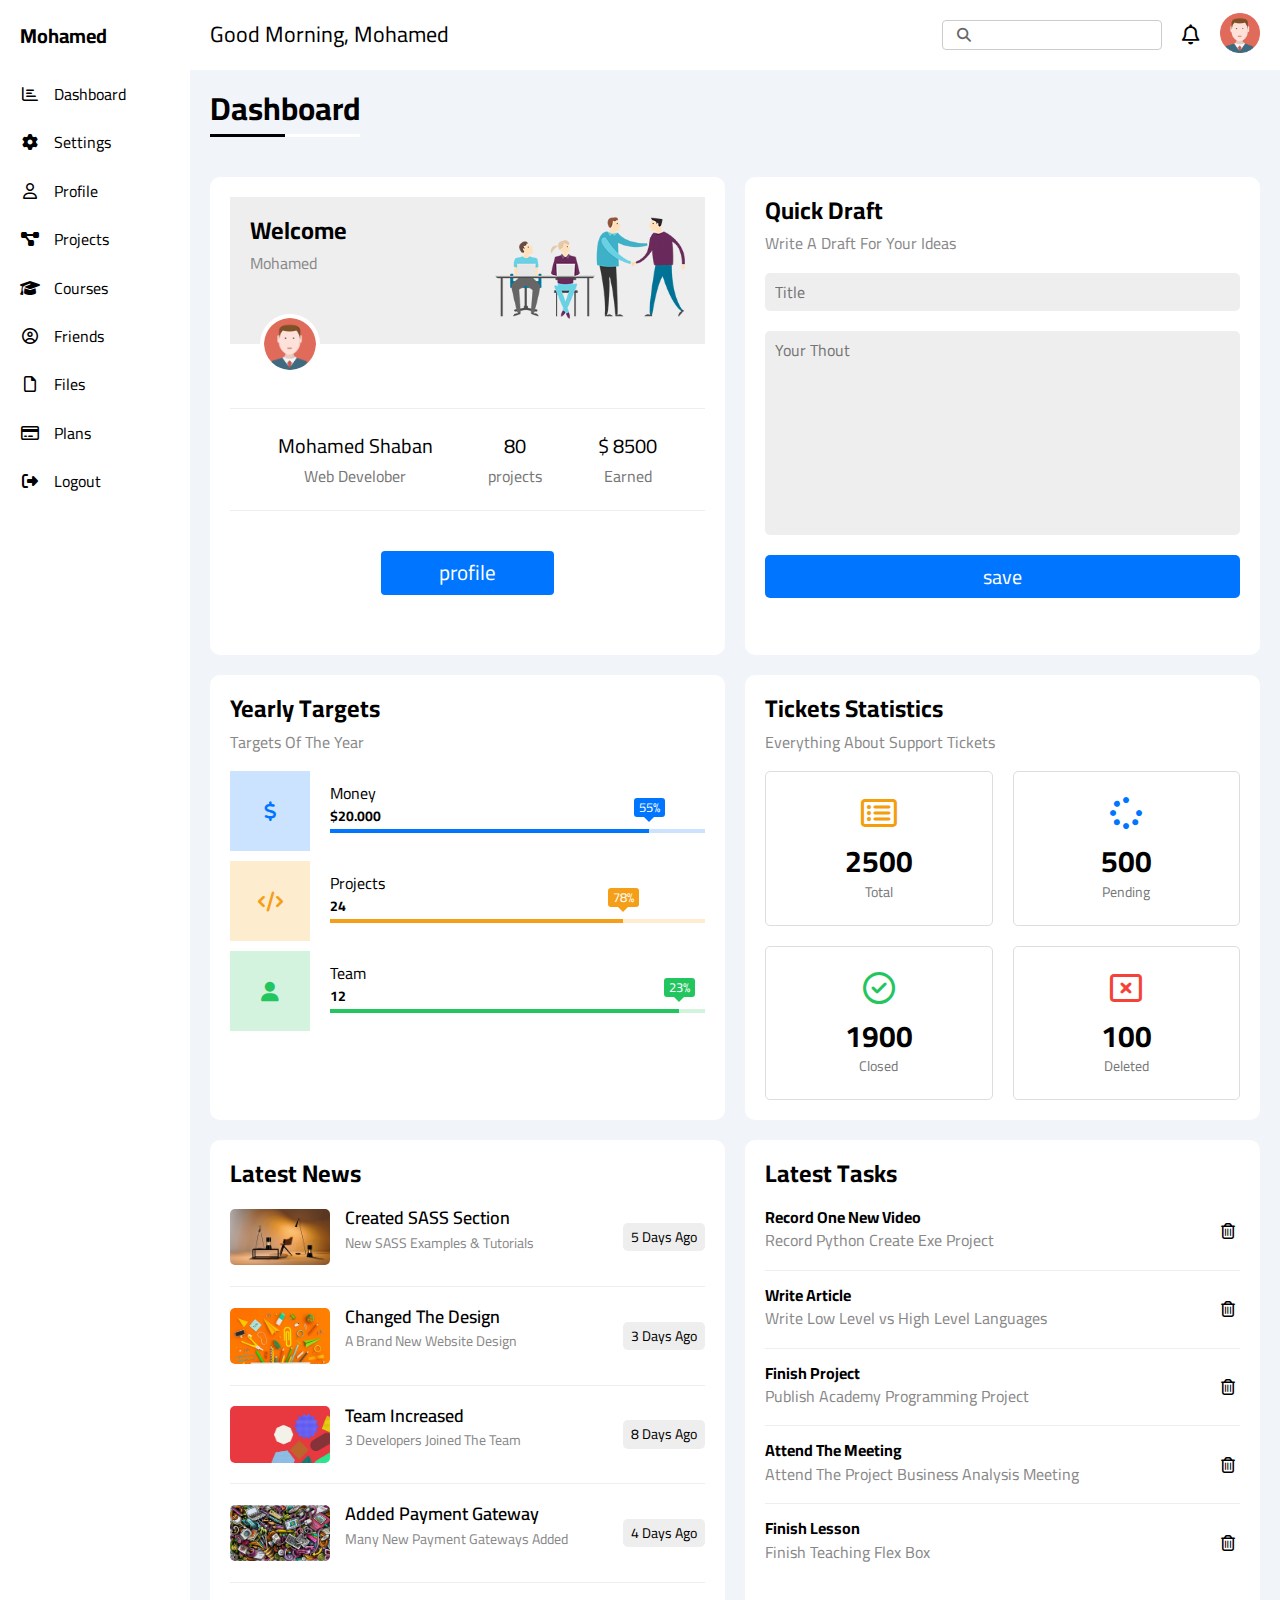
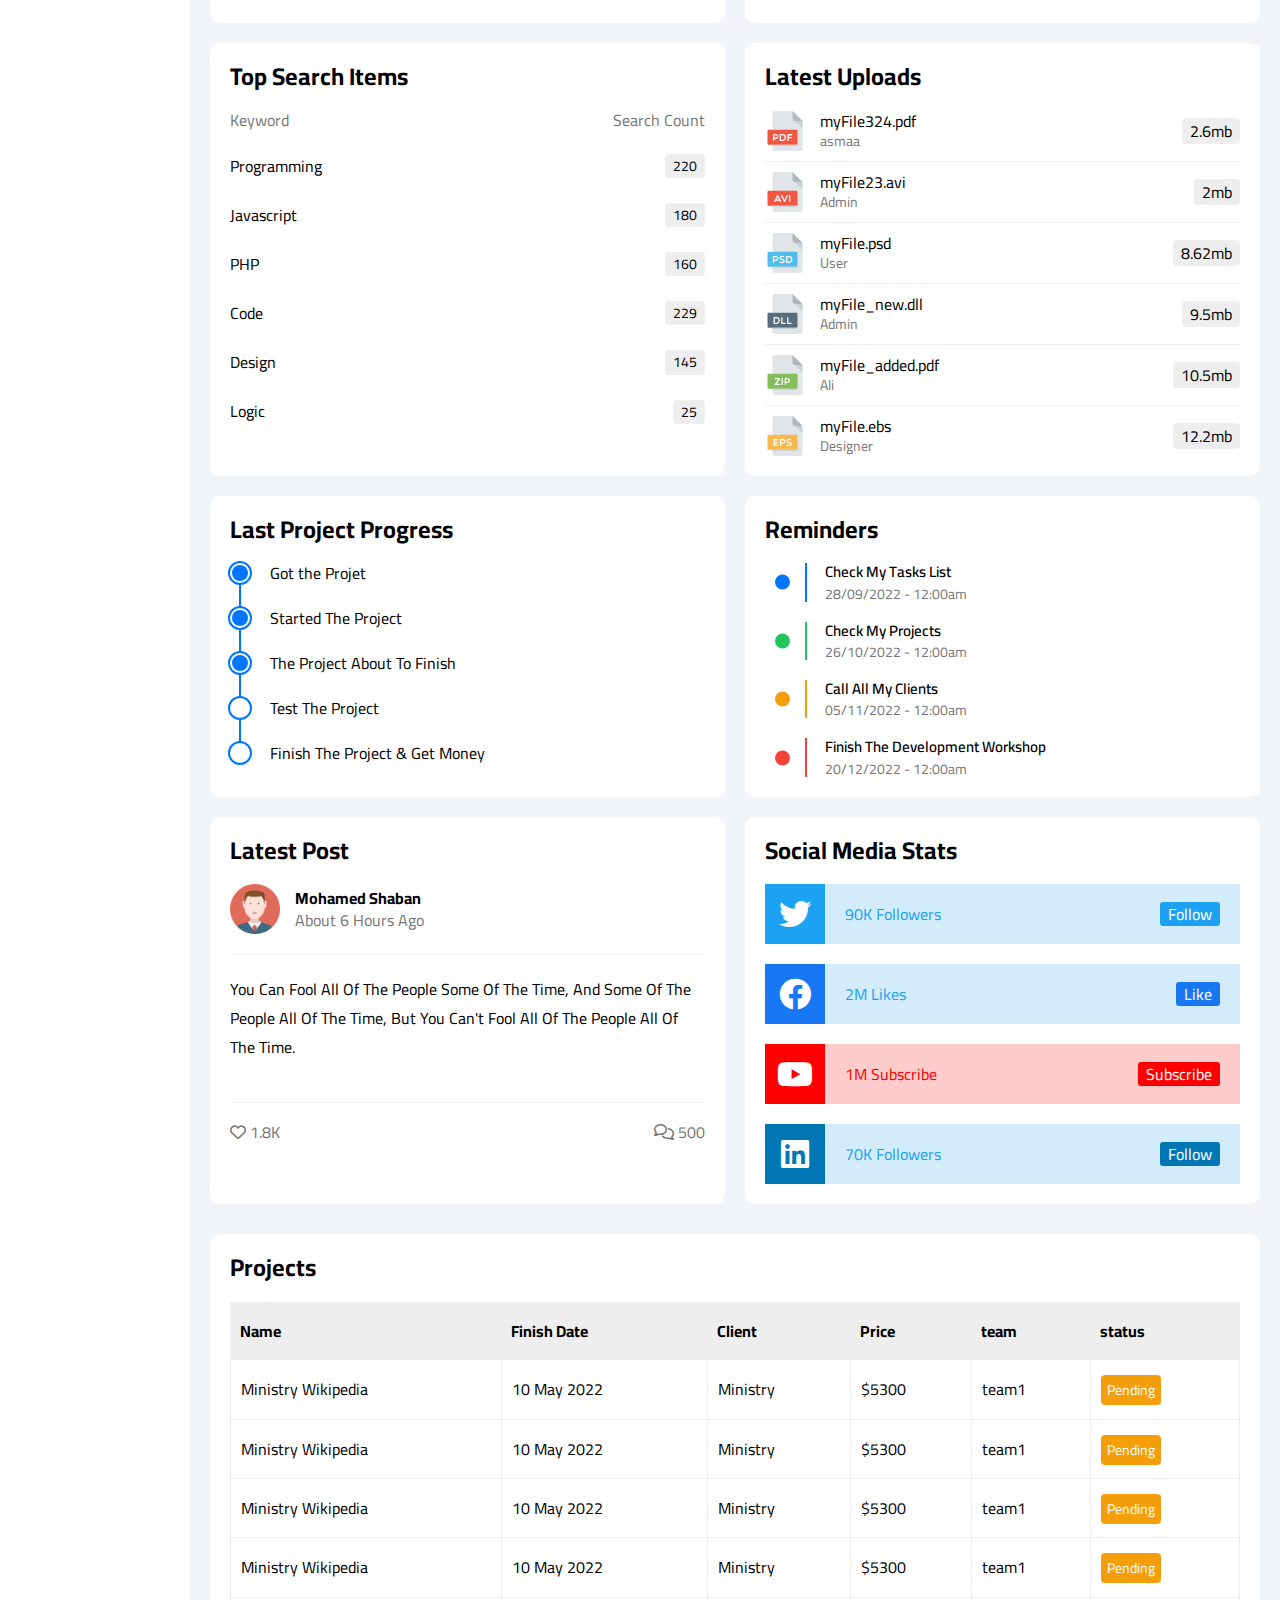
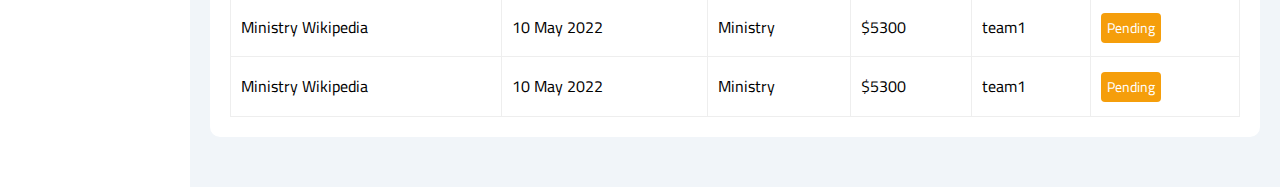
<file: index.html>
<!DOCTYPE html>
<html lang="en">
<head>
    <meta charset="UTF-8">
    <meta name="viewport" content="width=device-width, initial-scale=1.0">
    <title>Dashboard</title>
    <link rel="preconnect" href="https://fonts.googleapis.com" />
    <link rel="preconnect" href="https://fonts.gstatic.com" crossorigin />
    <link href="https://fonts.googleapis.com/css2?family=Cairo:wght@300;400;700&#038;display=swap" rel="stylesheet" />
    <link rel="stylesheet" href="css/all.min.css">
    <link rel="stylesheet" href="css/framework.css">
    <link rel="stylesheet" href="css/normalize.css">
    <link rel="stylesheet" href="css/master.css"> 
</head>
<body>
    <!-- start  header section -->
    <header>
        <div class="logo ">Mohamed</div>
        <div class="content">
            <div class="welcome">Good Morning, <span>Mohamed</span></div>
            <ul>
                <li class="search"><input type="text"></li>
                <li><i class="fa-regular fa-bell fa-lg"></i></li>
                <li><img width="40px" src="imgs/avatar.png" alt=""></li>
            </ul>
        </div>
    </header>
    <main class="page">
        <aside class="sidebar">
            <ul>
                <li>
                  <a href="index.html">
                    <i class="fa-regular fa-chart-bar fa-fw"></i>
                    <span>Dashboard</span>
                  </a>
                </li>
                <li>
                  <a   href="settings.html">
                    <i class="fa-solid fa-gear fa-fw"></i>
                    <span>Settings</span>
                  </a>
                </li>
                <li>
                  <a   href="profile.html">
                    <i class="fa-regular fa-user fa-fw"></i>
                    <span>Profile</span>
                  </a>
                </li>
                <li>
                  <a   href="projects.html">
                    <i class="fa-solid fa-diagram-project fa-fw"></i>
                    <span>Projects</span>
                  </a>
                </li>
                <li>
                  <a   href="courses.html">
                    <i class="fa-solid fa-graduation-cap fa-fw"></i>
                    <span>Courses</span>
                  </a>
                </li>
                <li>
                  <a   href="friends.html">
                    <i class="fa-regular fa-circle-user fa-fw"></i>
                    <span>Friends</span>
                  </a>
                </li>
                <li>
                  <a   href="files.html">
                    <i class="fa-regular fa-file fa-fw"></i>
                    <span>Files</span>
                  </a>
                </li>
                <li>
                  <a   href="plans.html">
                    <i class="fa-regular fa-credit-card fa-fw"></i>
                    <span>Plans</span>
                  </a>
                </li>
                <li>
                  <a   href="login.html">
                    <i class="fa-solid fa-right-from-bracket fa-fw"></i>
                    <span>Logout</span>
                  </a>
                </li>
              </ul>
        </aside>
        <div class="page-content index">
            <h1>Dashboard</h1>
            <div class="wrapper">
                <!-- start welcome -->
                <div class="welcome">
                    <div class="title">
                        <div class="left">
                            <h2>Welcome</h2>
                            <span>Mohamed</span>
                        </div>
                        <img src="imgs/welcome.png" alt="">
                    </div>
                    <img src="imgs/avatar.png" alt="" class="avatar">
                    <div class="body">
                        <div>Mohamed Shaban <span>Web Develober</span></div>
                        <div>80 <span>projects</span></div>
                        <div>$ 8500 <span>Earned</span></div>
                    </div>
                    <a href="profile.html">profile</a>
                </div>
                <!-- end welcome -->
                <!-- start Quick darft-->
                <div class="draft">
                    <div class="title">
                        <h2>Quick Draft</h2>
                        <span>Write A Draft For Your Ideas</span>
                    </div>
                    <form>
                        <input type="text" placeholder="Title">
                        <textarea placeholder="Your Thout" cols="30" rows="10"></textarea>
                        <input type="submit" value="save">
                    </form>
                </div>
                <!-- end Quick darft-->
                <!-- start targets section -->
                <div class="targets">
                  <div class="title">
                    <h2>Yearly Targets</h2>
                    <span>Targets Of The Year</span>
                  </div>
                  <div class="content">
                    <div class="money">
                      <div class="icon">
                        <i class="fa-solid fa-dollar-sign fa-lg "></i>
                      </div>
                      <div class="details">
                        <span>Money</span>
                        <span>$20.000</span>
                        <span class="progress">
                          <span style="width: 85%;"><span>55%</span></span>
                        </span>
                      </div>
                    </div>
                    <div class="projects">
                      <div class="icon">
                        <i class="fa-solid fa-code fa-lg "></i>
                      </div>
                      <div class="details">
                        <span>Projects</span>
                        <span>24</span>
                        <span class="progress">
                          <span style="width: 78%;"><span>78%</span></span>
                        </span>
                      </div>                     
                    </div>
                    <div class="team">
                      <div class="icon">
                        <i class="fa-solid fa-user fa-lg "></i>
                      </div>
                      <div class="details">
                        <span>Team</span>
                        <span>12</span>
                        <span class="progress">
                          <span style="width: 93%;"><span>23%</span></span>                          
                        </span>
                      </div>                      
                    </div>
                  </div>                  
                </div>
                <!-- end targets section -->
                <!-- start Statistics section -->
                <div class="statistics">
                  <div class="title">
                    <h2>Tickets Statistics</h2>
                    <span>Everything About Support Tickets</span>
                  </div>
                  <div class="boxes">
                    <div class="box">
                      <span class="icon"><i class="fa-regular fa-rectangle-list fa-2x"></i></span>
                      <span class="number">2500</span>
                      <span class="text">Total</span>
                    </div>
                    <div class="box">
                      <span class="icon"><i class="fa-solid fa-spinner fa-2x "></i></span>
                      <span class="number">500</span>
                      <span class="text">Pending</span>
                    </div>
                    <div class="box">
                      <span class="icon"><i class="fa-regular fa-circle-check fa-2x"></i></span>
                      <span class="number">1900</span>
                      <span class="text">Closed</span>
                    </div>
                    <div class="box">
                      <span class="icon"><i class="fa-regular fa-rectangle-xmark fa-2x"></i></span>
                      <span class="number">100</span>
                      <span class="text">Deleted</span>
                    </div>
                  </div>
                </div>
                <!-- end Statistics section -->
                <!-- start latest news section -->
                <div class="news">
                  <div class="title">
                    <h2>Latest News</h2>
                    <div class="boxes">
                      <div class="box">
                        <img src="imgs/news-01.png" alt="">
                        <div class="info">
                          <span>Created SASS Section</span>
                          <span>New SASS Examples & Tutorials</span>
                        </div>
                        <div class="time">5 Days Ago</div>
                      </div>
                      <div class="box">
                        <img src="imgs/news-02.png" alt="">
                        <div class="info">
                          <span>Changed The Design</span>
                          <span>A Brand New Website Design</span>
                        </div>
                        <div class="time">3 Days Ago</div>
                      </div>
                      <div class="box">
                        <img src="imgs/news-03.png" alt="">
                        <div class="info">
                          <span>Team Increased</span>
                          <span>3 Developers Joined The Team</span>
                        </div>
                        <div class="time">8 Days Ago</div>
                      </div>
                      <div class="box">
                        <img src="imgs/news-04.png" alt="">
                        <div class="info">
                          <span>Added Payment Gateway</span>
                          <span>Many New Payment Gateways Added</span>
                        </div>
                        <div class="time">4 Days Ago</div>
                      </div>
                    </div>
                  </div>
                </div>
                <!-- end latest news section -->
                <!-- start latest Tasks section -->
                <div class="tasks">
                  <div class="title">
                    <h2>Latest Tasks</h2>
                    <div class="boxes">
                      <div class="box">
                        <div class="info">
                          <h3 >Record One New Video</h3>
                          <p >Record Python Create Exe Project</p>
                        </div>
                        <i class="fa-regular fa-trash-can delete"></i>
                      </div>
                      <div class="box">
                        <div class="info">
                          <h3 >Write Article</h3>
                          <p >Write Low Level vs High Level Languages</p>
                        </div>
                        <i class="fa-regular fa-trash-can delete"></i>
                      </div>
                      <div class="box">
                        <div class="info">
                          <h3>Finish Project</h3>
                          <p>Publish Academy Programming Project</p>
                        </div>
                        <i class="fa-regular fa-trash-can delete"></i>
                      </div>
                      <div class="box">
                        <div class="info">
                          <h3>Attend The Meeting</h3>
                          <p>Attend The Project Business Analysis Meeting</p>
                        </div>
                        <i class="fa-regular fa-trash-can delete"></i>
                      </div>
                      <div class="box">
                        <div class="info">
                          <h3>Finish Lesson</h3>
                          <p>Finish Teaching Flex Box</p>
                        </div>
                        <i class="fa-regular fa-trash-can delete"></i>
                      </div>
                    </div>
                  </div>
                </div>
                <!-- end latest Tasks section -->
                <!-- start search section -->
                <div class="search">
                  <div class="title">
                    <h2>Top Search Items</h2>
                  </div>
                  <div class="boxes">
                    <div class="box head"><span>Keyword</span><span>Search Count</span></div>
                    <div class="box"><span>Programming</span><span>220</span></div>
                    <div class="box"><span>Javascript</span><span>180</span></div>
                    <div class="box"><span>PHP</span><span>160</span></div>
                    <div class="box"><span>Code</span><span>229</span></div>
                    <div class="box"><span>Design</span><span>145</span></div>
                    <div class="box"><span>Logic</span><span>25</span></div>
                  </div>
                </div>
                <!-- end search section -->
                <!-- start latest uploads -->
                <div class="uploads">
                  <div class="title">
                    <h2>Latest Uploads</h2>
                  </div>
                  <ul class="boxes">
                    <li>
                      <img src="imgs/pdf.svg" alt="">
                      <div class="info"><span>myFile324.pdf</span><span>asmaa</span></div>
                      <div class="size">2.6mb</div>
                    </li>
                    <li>
                      <img src="imgs/avi.svg" alt="">
                      <div class="info"><span>myFile23.avi</span><span>Admin</span></div>
                      <div class="size">2mb</div>
                    </li>
                    <li>
                      <img src="imgs/psd.svg" alt="">
                      <div class="info"><span>myFile.psd</span><span>User</span></div>
                      <div class="size">8.62mb</div>
                    </li>
                    <li>
                      <img src="imgs/dll.svg" alt="">
                      <div class="info"><span>myFile_new.dll</span><span>Admin</span></div>
                      <div class="size">9.5mb</div>
                    </li>
                    <li>
                      <img src="imgs/zip.svg" alt="">
                      <div class="info"><span>myFile_added.pdf</span><span>Ali</span></div>
                      <div class="size">10.5mb</div>
                    </li>
                    <li>
                      <img src="imgs/eps.svg" alt="">
                      <div class="info"><span>myFile.ebs</span><span>Designer</span></div>
                      <div class="size">12.2mb</div>
                    </li>
                  </ul>
                </div>
                <!-- end latest uploads -->
                <!-- start last project progress -->
                <div class="projectsProgress">
                  <div class="title">
                    <h2>Last Project Progress</h2>
                  </div>
                  <ul class="boxes">
                    <li><span></span>Got the Projet</li>
                    <li><span></span>Started The Project</li>
                    <li><span></span>The Project About To Finish</li>
                    <li><span></span>Test The Project</li>
                    <li><span></span>Finish The Project & Get Money</li>
                  </ul>
                </div>
                <!-- end last project progress -->
                <!-- start Reminders section -->
                <div class="reminders">
                  <div class="title">
                    <h2>Reminders</h2>
                  </div>
                  <ul class="boxes">
                    <li><span>Check My Tasks List</span><span>28/09/2022 - 12:00am</span></li>
                    <li><span>Check My Projects</span><span>26/10/2022 - 12:00am</span></li>
                    <li><span>Call All My Clients</span><span>05/11/2022 - 12:00am</span></li>
                    <li><span>Finish The Development Workshop</span><span>20/12/2022 - 12:00am</span></li>
                  </ul>
                </div>
                <!-- end Reminders section -->
                <!-- start latest post -->
                <div class="latestPost">
                  <div class="title">
                    <h2>Latest Post</h2>
                  </div>
                  <div class="boxes">
                    <div class="info">
                      <img src="imgs/avatar.png" alt="">
                      <div class="text">
                        <span class="name">Mohamed Shaban</span>
                        <span>About 6 Hours Ago</span>
                      </div>
                    </div>
                    <div class="post">You Can Fool All Of The People Some Of The Time, And Some Of The People All Of The Time, But You Can't Fool All Of The People All Of The Time.</div>
                    <div class="post-stats">
                      <div>
                        <i class="fa-regular fa-heart"></i>
                        <span>1.8K</span>
                      </div>
                      <div>
                        <i class="fa-regular fa-comments"></i>
                        <span>500</span>
                      </div>
                    </div>
                  </div>
                </div>
                <!-- end latest post -->
                <!-- start social media stats -->
                <div class="socialMedia">
                  <div class="title">
                    <h2>Social Media Stats</h2>
                  </div>
                  <ul class="boxes">
                    <li class="twitter">
                      <i class="fa-brands fa-twitter fa-2x"></i>
                      <span>90K Followers</span>
                      <span>Follow</span>
                    </li>
                    <li class="facebook">
                      <i class="fa-brands fa-facebook fa-2x"></i>
                      <span>2M Likes</span>
                      <span>Like</span>
                    </li>
                    <li class="youtube">
                      <i class="fa-brands fa-youtube fa-2x"></i>
                      <span>1M Subscribe</span>
                      <span>Subscribe</span>
                    </li>
                    <li class="linkedin">
                      <i class="fa-brands fa-linkedin fa-2x"></i>
                      <span>70K Followers</span>
                      <span>Follow</span>
                    </li>
                  </ul>
                </div>
                <!-- end social media stats -->
            </div>
            <!-- start project section -->
            <div class="projectsTable">
              <div class="title">
                <h2>Projects</h2>
              </div>
              <div class="responsTable">
                <table class="rows">
                  <thead>
                    <tr>
                      <td>Name</td>
                      <td>Finish Date</td>
                      <td>Client</td>
                      <td>Price</td>
                      <td>team</td>
                      <td>status</td>
                    </tr>
                  </thead>
                  <tbody>
                    <tr>
                      <td>Ministry Wikipedia</td>
                      <td>10 May 2022</td>
                      <td>Ministry</td>
                      <td>$5300</td>
                      <td>team1</td>
                      <td><span>Pending</span></td>
                    </tr>
                    <tr>
                      <td>Ministry Wikipedia</td>
                      <td>10 May 2022</td>
                      <td>Ministry</td>
                      <td>$5300</td>
                      <td>team1</td>
                      <td><span>Pending</span></td>
                    </tr>
                    <tr>
                      <td>Ministry Wikipedia</td>
                      <td>10 May 2022</td>
                      <td>Ministry</td>
                      <td>$5300</td>
                      <td>team1</td>
                      <td><span>Pending</span></td>
                    </tr>
                    <tr>
                      <td>Ministry Wikipedia</td>
                      <td>10 May 2022</td>
                      <td>Ministry</td>
                      <td>$5300</td>
                      <td>team1</td>
                      <td><span>Pending</span></td>
                    </tr>
                    <tr>
                      <td>Ministry Wikipedia</td>
                      <td>10 May 2022</td>
                      <td>Ministry</td>
                      <td>$5300</td>
                      <td>team1</td>
                      <td><span>Pending</span></td>
                    </tr>
                    <tr>
                      <td>Ministry Wikipedia</td>
                      <td>10 May 2022</td>
                      <td>Ministry</td>
                      <td>$5300</td>
                      <td>team1</td>
                      <td><span>Pending</span></td>
                    </tr>
                  </tbody>
                </table>
              </div>
            </div>
            <!-- end project section -->
        </div> 
    </main>
    <!-- end header section -->
  
</body>
</html>
</file>
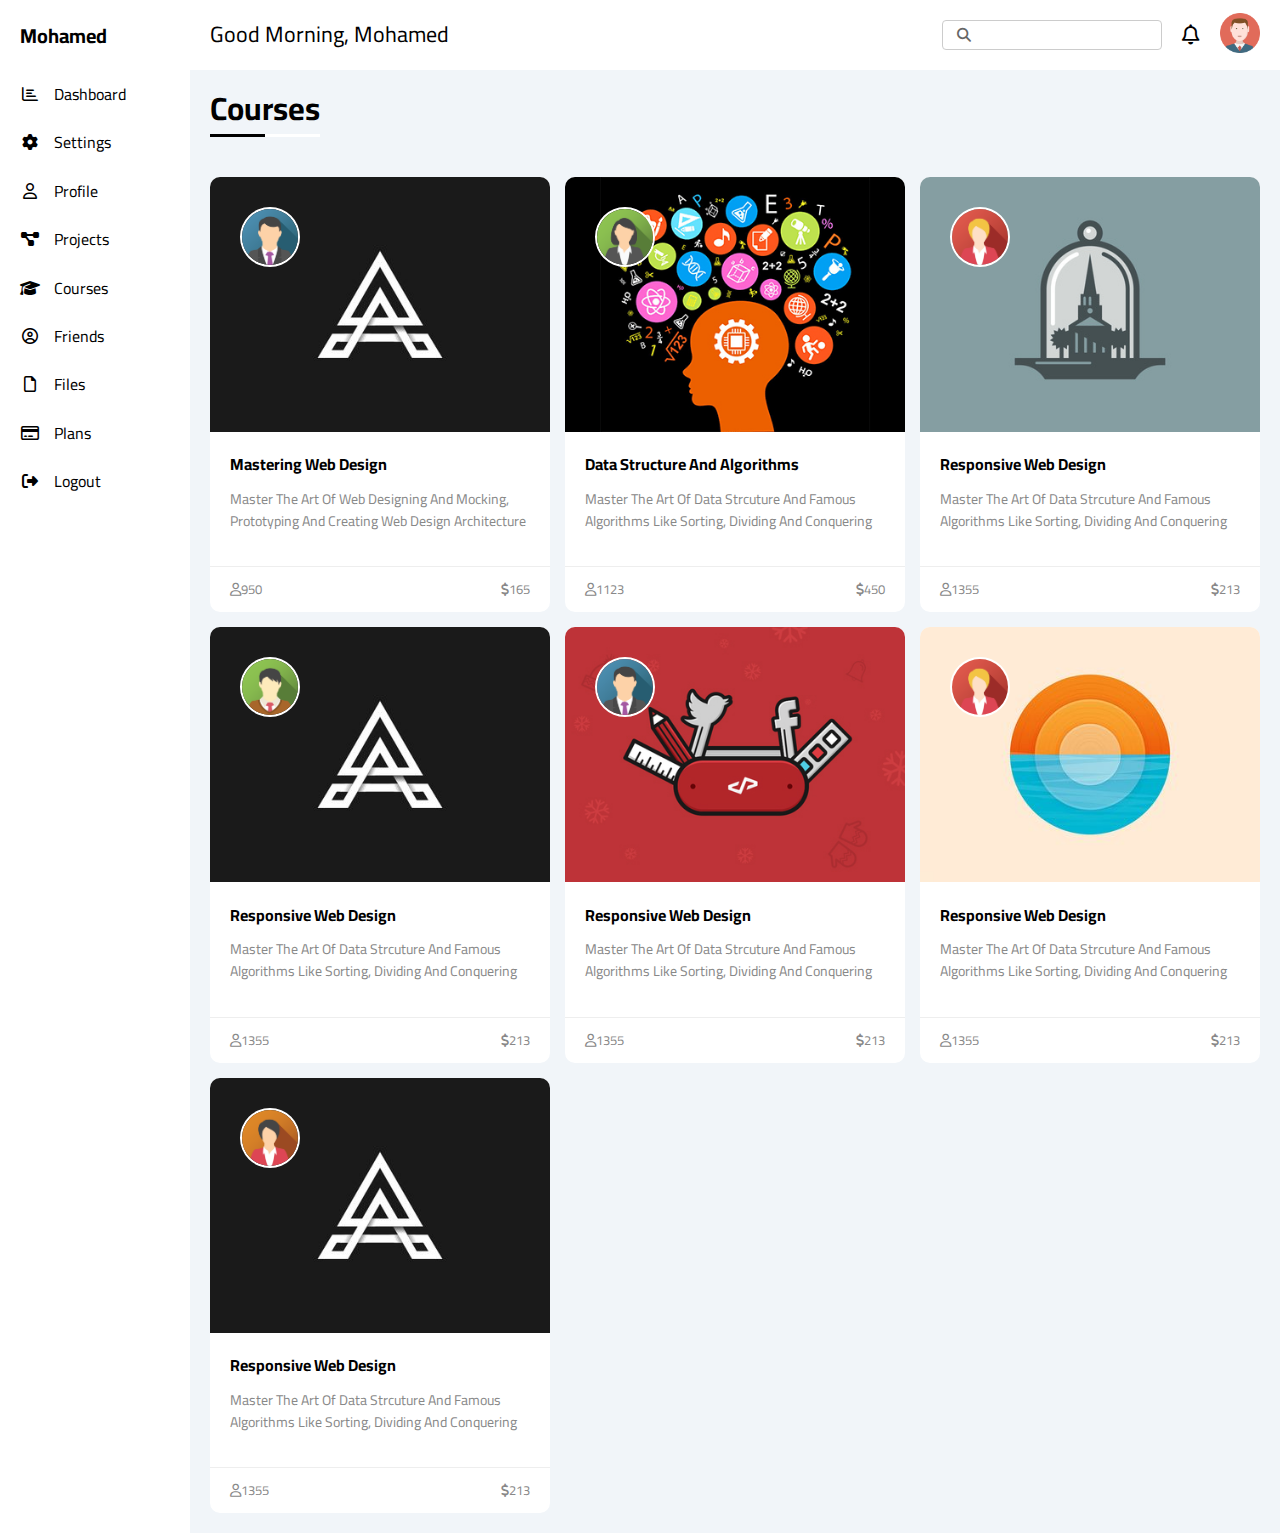
<file: courses.html>
<!DOCTYPE html>
<html lang="en">
<head>
    <meta charset="UTF-8">
    <meta name="viewport" content="width=device-width, initial-scale=1.0">
    <title>Dashboard</title>
    <link rel="preconnect" href="https://fonts.googleapis.com" />
    <link rel="preconnect" href="https://fonts.gstatic.com" crossorigin />
    <link href="https://fonts.googleapis.com/css2?family=Cairo:wght@300;400;700&#038;display=swap" rel="stylesheet" />
    <link rel="stylesheet" href="css/all.min.css">
    <link rel="stylesheet" href="css/framework.css">
    <link rel="stylesheet" href="css/normalize.css">
    <link rel="stylesheet" href="css/master.css"> 
</head>
<body>
    <!-- start  header section -->
    <header>
        <div class="logo ">Mohamed</div>
        <div class="content">
            <div class="welcome">Good Morning, <span>Mohamed</span></div>
            <ul>
                <li class="search"><input type="text"></li>
                <li><i class="fa-regular fa-bell fa-lg"></i></li>
                <li><img width="40px" src="imgs/avatar.png" alt=""></li>
            </ul>
        </div>
    </header>
    <main class="page">
        <aside class="sidebar">
            <ul>
                <li>
                  <a href="index.html">
                    <i class="fa-regular fa-chart-bar fa-fw"></i>
                    <span>Dashboard</span>
                  </a>
                </li>
                <li>
                  <a   href="settings.html">
                    <i class="fa-solid fa-gear fa-fw"></i>
                    <span>Settings</span>
                  </a>
                </li>
                <li>
                  <a   href="profile.html">
                    <i class="fa-regular fa-user fa-fw"></i>
                    <span>Profile</span>
                  </a>
                </li>
                <li>
                  <a   href="projects.html">
                    <i class="fa-solid fa-diagram-project fa-fw"></i>
                    <span>Projects</span>
                  </a>
                </li>
                <li>
                  <a   href="courses.html">
                    <i class="fa-solid fa-graduation-cap fa-fw"></i>
                    <span>Courses</span>
                  </a>
                </li>
                <li>
                  <a   href="friends.html">
                    <i class="fa-regular fa-circle-user fa-fw"></i>
                    <span>Friends</span>
                  </a>
                </li>
                <li>
                  <a   href="files.html">
                    <i class="fa-regular fa-file fa-fw"></i>
                    <span>Files</span>
                  </a>
                </li>
                <li>
                  <a   href="plans.html">
                    <i class="fa-regular fa-credit-card fa-fw"></i>
                    <span>Plans</span>
                  </a>
                </li>
                <li>
                  <a   href="login.html">
                    <i class="fa-solid fa-right-from-bracket fa-fw"></i>
                    <span>Logout</span>
                  </a>
                </li>
              </ul>
        </aside>
        <div class="page-content courses-page">
            <h1>Courses</h1>
            <div class="boxes">
                <div class="course">
                    <img src="imgs/team-01.png" alt="" class="avatar">
                    <img src="imgs/course-01.jpg" alt="">
                    <div class="content">
                        <h4>Mastering Web Design</h4>
                        <p>Master The Art Of Web Designing And Mocking, Prototyping And Creating Web Design Architecture</p>
                    </div>
                    <div class="info">
                        <span><i class="fa-regular fa-user"></i>950</span>
                        <span><i class="fa-solid fa-dollar-sign"></i>165</span>
                    </div>
                </div>
                <div class="course">
                    <img src="imgs/team-02.png" alt="" class="avatar">
                    <img src="imgs/course-02.jpg" alt="">
                    <div class="content">
                        <h4>Data Structure And Algorithms</h4>
                        <p>Master The Art Of Data Strcuture And Famous Algorithms Like Sorting, Dividing And Conquering</p>
                    </div>
                    <div class="info">
                        <span><i class="fa-regular fa-user"></i>1123</span>
                        <span><i class="fa-solid fa-dollar-sign"></i>450</span>
                    </div>
                </div>
                <div class="course">
                    <img src="imgs/team-05.png" alt="" class="avatar">
                    <img src="imgs/course-04.jpg" alt="">
                    <div class="content">
                        <h4>Responsive Web Design</h4>
                        <p>Master The Art Of Data Strcuture And Famous Algorithms Like Sorting, Dividing And Conquering</p>
                    </div>
                    <div class="info">
                        <span><i class="fa-regular fa-user"></i>1355</span>
                        <span><i class="fa-solid fa-dollar-sign"></i>213</span>
                    </div>
                </div>
                <div class="course">
                    <img src="imgs/team-03.png" alt="" class="avatar">
                    <img src="imgs/course-01.jpg" alt="">
                    <div class="content">
                        <h4>Responsive Web Design</h4>
                        <p>Master The Art Of Data Strcuture And Famous Algorithms Like Sorting, Dividing And Conquering</p>
                    </div>
                    <div class="info">
                        <span><i class="fa-regular fa-user"></i>1355</span>
                        <span><i class="fa-solid fa-dollar-sign"></i>213</span>
                    </div>
                </div>
                <div class="course">
                    <img src="imgs/team-01.png" alt="" class="avatar">
                    <img src="imgs/course-05.jpg" alt="">
                    <div class="content">
                        <h4>Responsive Web Design</h4>
                        <p>Master The Art Of Data Strcuture And Famous Algorithms Like Sorting, Dividing And Conquering</p>
                    </div>
                    <div class="info">
                        <span><i class="fa-regular fa-user"></i>1355</span>
                        <span><i class="fa-solid fa-dollar-sign"></i>213</span>
                    </div>
                </div>
                <div class="course">
                    <img src="imgs/team-05.png" alt="" class="avatar">
                    <img src="imgs/course-03.jpg" alt="">
                    <div class="content">
                        <h4>Responsive Web Design</h4>
                        <p>Master The Art Of Data Strcuture And Famous Algorithms Like Sorting, Dividing And Conquering</p>
                    </div>
                    <div class="info">
                        <span><i class="fa-regular fa-user"></i>1355</span>
                        <span><i class="fa-solid fa-dollar-sign"></i>213</span>
                    </div>
                </div>
                <div class="course">
                    <img src="imgs/team-04.png" alt="" class="avatar">
                    <img src="imgs/course-01.jpg" alt="">
                    <div class="content">
                        <h4>Responsive Web Design</h4>
                        <p>Master The Art Of Data Strcuture And Famous Algorithms Like Sorting, Dividing And Conquering</p>
                    </div>
                    <div class="info">
                        <span><i class="fa-regular fa-user"></i>1355</span>
                        <span><i class="fa-solid fa-dollar-sign"></i>213</span>
                    </div>
                </div>
            </div>
        </div> 
    </main>
    <!-- end header section -->
</body>
</html>
</file>
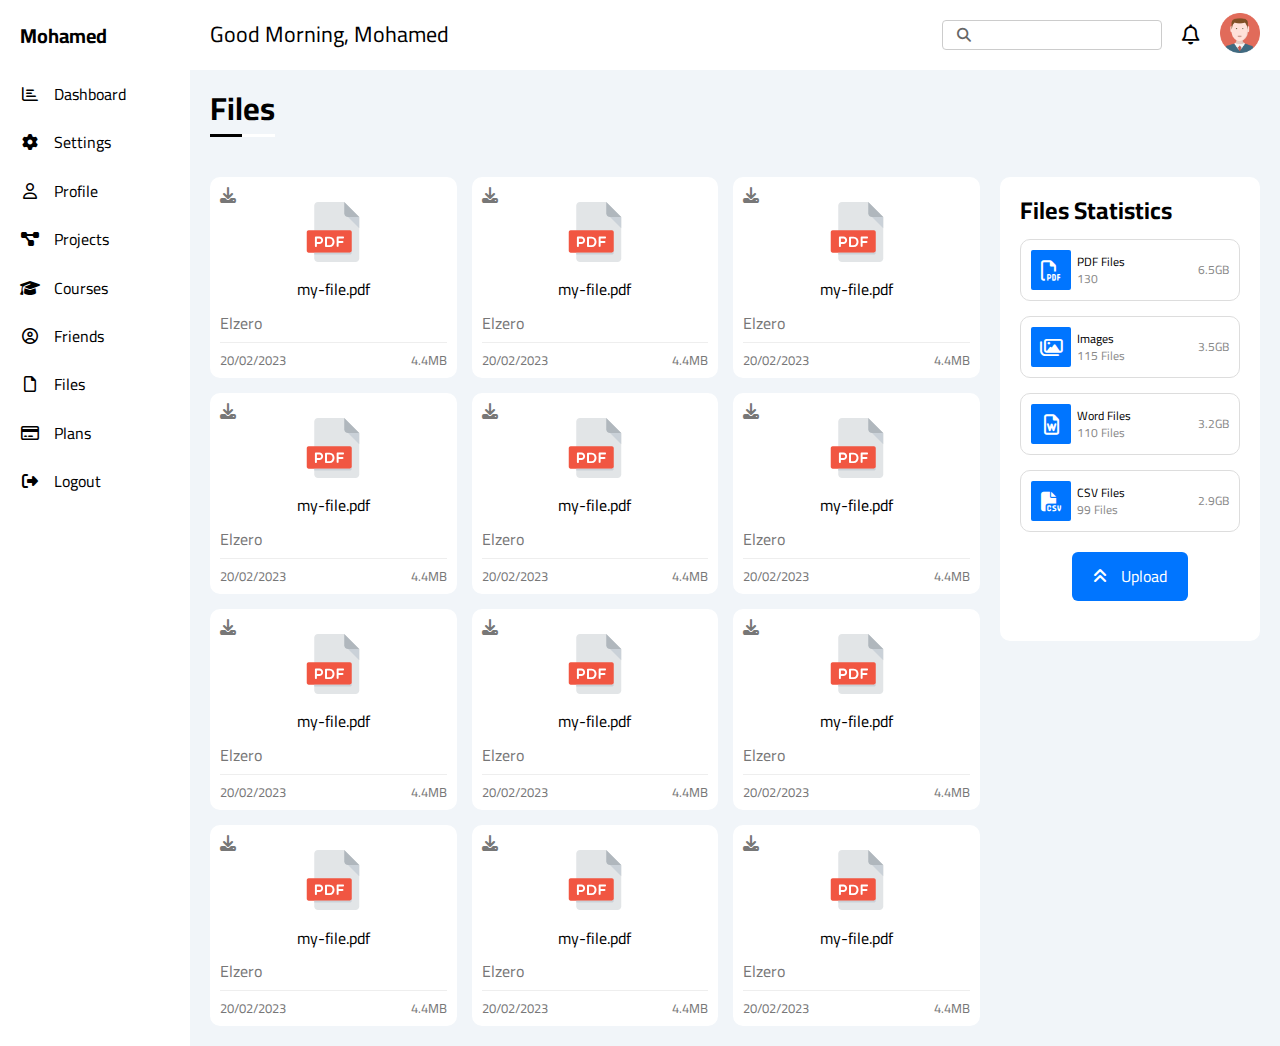
<file: files.html>
<!DOCTYPE html>
<html lang="en">
<head>
    <meta charset="UTF-8">
    <meta name="viewport" content="width=device-width, initial-scale=1.0">
    <title>Friends</title>
    <link rel="preconnect" href="https://fonts.googleapis.com" />
    <link rel="preconnect" href="https://fonts.gstatic.com" crossorigin />
    <link href="https://fonts.googleapis.com/css2?family=Cairo:wght@300;400;700&#038;display=swap" rel="stylesheet" />
    <link rel="stylesheet" href="css/all.min.css">
    <link rel="stylesheet" href="css/framework.css">
    <link rel="stylesheet" href="css/normalize.css">
    <link rel="stylesheet" href="css/master.css"> 
</head>
<body>
    <!-- start  header section -->
    <header>
        <div class="logo ">Mohamed</div>
        <div class="content">
            <div class="welcome">Good Morning, <span>Mohamed</span></div>
            <ul>
                <li class="search"><input type="text"></li>
                <li><i class="fa-regular fa-bell fa-lg"></i></li>
                <li><img width="40px" src="imgs/avatar.png" alt=""></li>
            </ul>
        </div>
    </header>
    <main class="page">
        <aside class="sidebar">
            <ul>
                <li>
                  <a href="index.html">
                    <i class="fa-regular fa-chart-bar fa-fw"></i>
                    <span>Dashboard</span>
                  </a>
                </li>
                <li>
                  <a   href="settings.html">
                    <i class="fa-solid fa-gear fa-fw"></i>
                    <span>Settings</span>
                  </a>
                </li>
                <li>
                  <a   href="profile.html">
                    <i class="fa-regular fa-user fa-fw"></i>
                    <span>Profile</span>
                  </a>
                </li>
                <li>
                  <a   href="projects.html">
                    <i class="fa-solid fa-diagram-project fa-fw"></i>
                    <span>Projects</span>
                  </a>
                </li>
                <li>
                  <a   href="courses.html">
                    <i class="fa-solid fa-graduation-cap fa-fw"></i>
                    <span>Courses</span>
                  </a>
                </li>
                <li>
                  <a   href="friends.html">
                    <i class="fa-regular fa-circle-user fa-fw"></i>
                    <span>Friends</span>
                  </a>
                </li>
                <li>
                  <a   href="files.html">
                    <i class="fa-regular fa-file fa-fw"></i>
                    <span>Files</span>
                  </a>
                </li>
                <li>
                  <a   href="plans.html">
                    <i class="fa-regular fa-credit-card fa-fw"></i>
                    <span>Plans</span>
                  </a>
                </li>
                <li>
                  <a   href="login.html">
                    <i class="fa-solid fa-right-from-bracket fa-fw"></i>
                    <span>Logout</span>
                  </a>
                </li>
              </ul>
        </aside>
        <div class="page-content files-page">
            <h1>Files</h1>
            <div class="boxes">
                <div class="files-stats">
                    <h2>Files Statistics</h2>
                    <div>
                        <i class="fa-regular fa-file-pdf fa-lg"></i>
                        <div class="info">
                            <span>PDF Files</span>
                            <span>130</span>
                        </div>
                        <div class="size">6.5GB</div>
                    </div>
                    <div>
                        <i class="fa-regular fa-images fa-lg green center-flex c-green icon"></i>
                        <div class="info">
                            <span>Images</span>
                            <span class="c-grey d-block mt-5">115 Files</span>
                        </div>
                        <div class="size c-grey">3.5GB</div>
                    </div>
                    <div>
                        <i class="fa-regular fa-file-word fa-lg red center-flex c-red icon"></i>
                        <div class="info">
                            <span>Word Files</span>
                            <span class="c-grey d-block mt-5">110 Files</span>
                        </div>
                        <div class="size c-grey">3.2GB</div>
                    </div>
                    <div>
                        <i class="fa-solid fa-file-csv fa-lg orange center-flex c-orange icon"></i>
                        <div class="info">
                            <span>CSV Files</span>
                            <span class="c-grey d-block mt-5">99 Files</span>
                        </div>
                        <div class="size c-grey">2.9GB</div>
                    </div>
                    <a href="#">
                        <i class="fa-solid fa-angles-up"></i>
                        Upload
                    </a>
                </div>
                <div class="files-content">
                    <div class="file">
                        <i class="fa-solid fa-download download"></i>
                        <div class="icon"><img src="imgs/pdf.svg" alt=""></div>
                        <div class="name">my-file.pdf</div>
                        <div class="uploader">Elzero</div>
                        <div class="info">
                            <span class="date">20/02/2023</span>
                            <span class="size">4.4MB</span>
                        </div>
                    </div>
                    <div class="file">
                        <i class="fa-solid fa-download download"></i>
                        <div class="icon"><img src="imgs/pdf.svg" alt=""></div>
                        <div class="name">my-file.pdf</div>
                        <div class="uploader">Elzero</div>
                        <div class="info">
                            <span class="date">20/02/2023</span>
                            <span class="size">4.4MB</span>
                        </div>
                    </div>
                    <div class="file">
                        <i class="fa-solid fa-download download"></i>
                        <div class="icon"><img src="imgs/pdf.svg" alt=""></div>
                        <div class="name">my-file.pdf</div>
                        <div class="uploader">Elzero</div>
                        <div class="info">
                            <span class="date">20/02/2023</span>
                            <span class="size">4.4MB</span>
                        </div>
                    </div>
                    <div class="file">
                        <i class="fa-solid fa-download download"></i>
                        <div class="icon"><img src="imgs/pdf.svg" alt=""></div>
                        <div class="name">my-file.pdf</div>
                        <div class="uploader">Elzero</div>
                        <div class="info">
                            <span class="date">20/02/2023</span>
                            <span class="size">4.4MB</span>
                        </div>
                    </div>
                    <div class="file">
                        <i class="fa-solid fa-download download"></i>
                        <div class="icon"><img src="imgs/pdf.svg" alt=""></div>
                        <div class="name">my-file.pdf</div>
                        <div class="uploader">Elzero</div>
                        <div class="info">
                            <span class="date">20/02/2023</span>
                            <span class="size">4.4MB</span>
                        </div>
                    </div>
                    <div class="file">
                        <i class="fa-solid fa-download download"></i>
                        <div class="icon"><img src="imgs/pdf.svg" alt=""></div>
                        <div class="name">my-file.pdf</div>
                        <div class="uploader">Elzero</div>
                        <div class="info">
                            <span class="date">20/02/2023</span>
                            <span class="size">4.4MB</span>
                        </div>
                    </div>
                    <div class="file">
                        <i class="fa-solid fa-download download"></i>
                        <div class="icon"><img src="imgs/pdf.svg" alt=""></div>
                        <div class="name">my-file.pdf</div>
                        <div class="uploader">Elzero</div>
                        <div class="info">
                            <span class="date">20/02/2023</span>
                            <span class="size">4.4MB</span>
                        </div>
                    </div>
                    <div class="file">
                        <i class="fa-solid fa-download download"></i>
                        <div class="icon"><img src="imgs/pdf.svg" alt=""></div>
                        <div class="name">my-file.pdf</div>
                        <div class="uploader">Elzero</div>
                        <div class="info">
                            <span class="date">20/02/2023</span>
                            <span class="size">4.4MB</span>
                        </div>
                    </div>
                    <div class="file">
                        <i class="fa-solid fa-download download"></i>
                        <div class="icon"><img src="imgs/pdf.svg" alt=""></div>
                        <div class="name">my-file.pdf</div>
                        <div class="uploader">Elzero</div>
                        <div class="info">
                            <span class="date">20/02/2023</span>
                            <span class="size">4.4MB</span>
                        </div>
                    </div>
                    <div class="file">
                        <i class="fa-solid fa-download download"></i>
                        <div class="icon"><img src="imgs/pdf.svg" alt=""></div>
                        <div class="name">my-file.pdf</div>
                        <div class="uploader">Elzero</div>
                        <div class="info">
                            <span class="date">20/02/2023</span>
                            <span class="size">4.4MB</span>
                        </div>
                    </div>
                    <div class="file">
                        <i class="fa-solid fa-download download"></i>
                        <div class="icon"><img src="imgs/pdf.svg" alt=""></div>
                        <div class="name">my-file.pdf</div>
                        <div class="uploader">Elzero</div>
                        <div class="info">
                            <span class="date">20/02/2023</span>
                            <span class="size">4.4MB</span>
                        </div>
                    </div>
                    <div class="file">
                        <i class="fa-solid fa-download download"></i>
                        <div class="icon"><img src="imgs/pdf.svg" alt=""></div>
                        <div class="name">my-file.pdf</div>
                        <div class="uploader">Elzero</div>
                        <div class="info">
                            <span class="date">20/02/2023</span>
                            <span class="size">4.4MB</span>
                        </div>
                    </div>
                </div>
            </div>
        </div> 
    </main>
    <!-- end header section -->
</body>
</html>
</file>
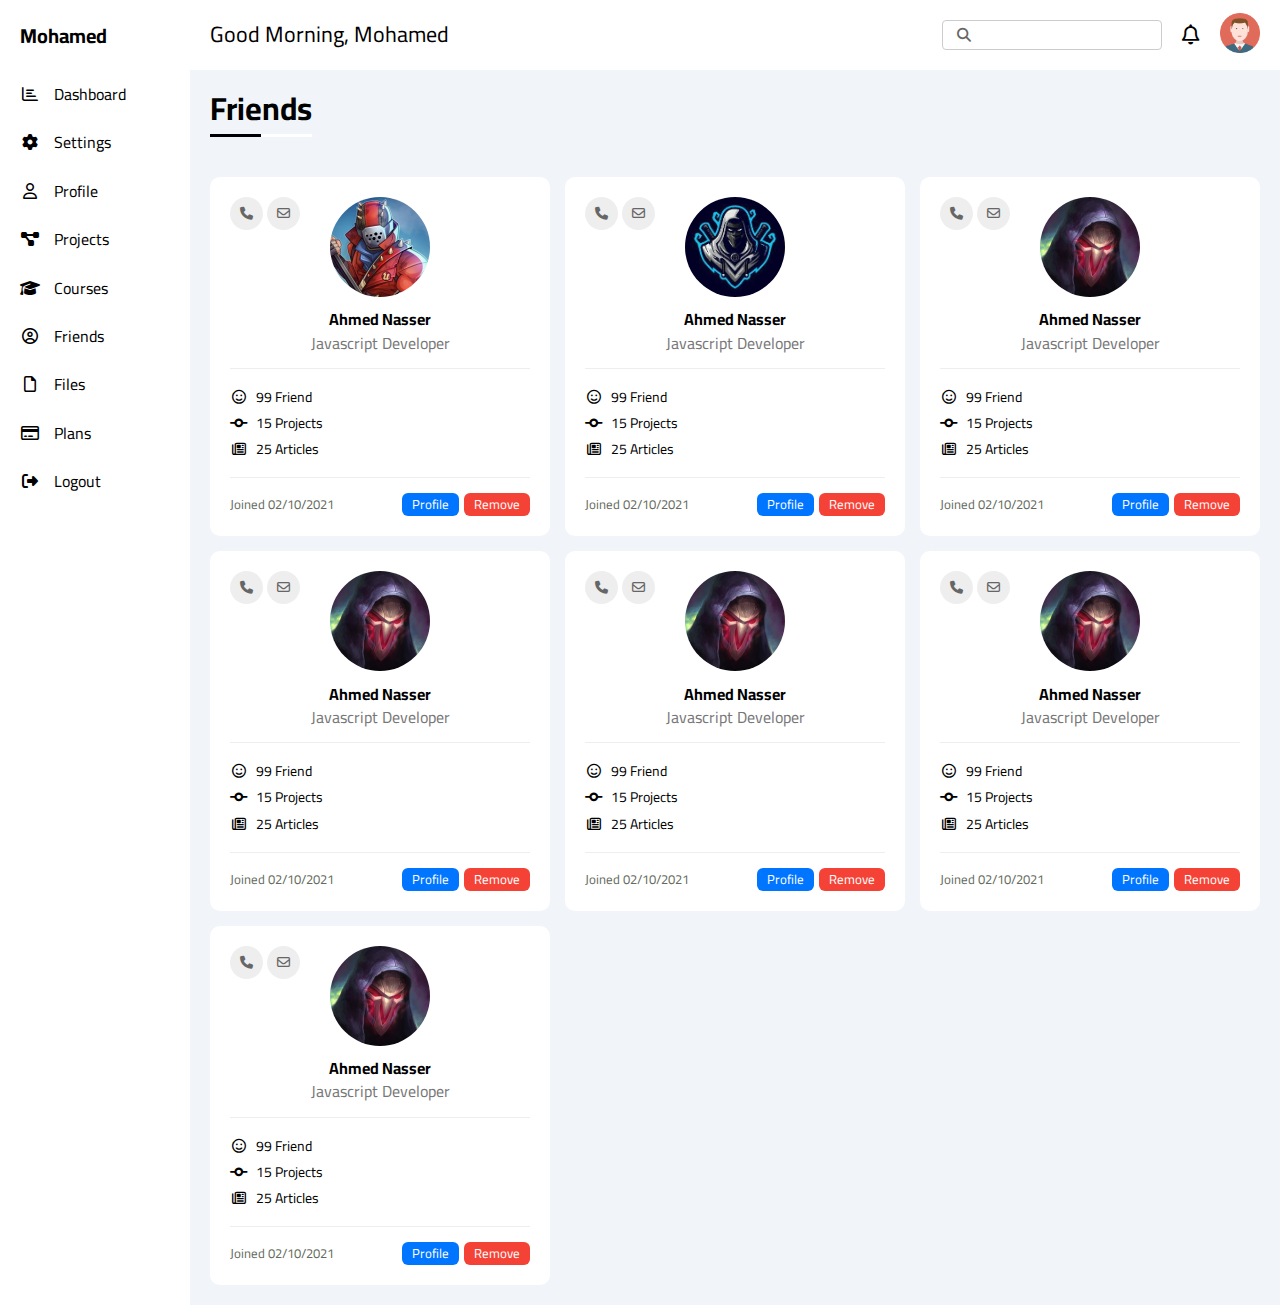
<file: friends.html>
<!DOCTYPE html>
<html lang="en">
<head>
    <meta charset="UTF-8">
    <meta name="viewport" content="width=device-width, initial-scale=1.0">
    <title>Friends</title>
    <link rel="preconnect" href="https://fonts.googleapis.com" />
    <link rel="preconnect" href="https://fonts.gstatic.com" crossorigin />
    <link href="https://fonts.googleapis.com/css2?family=Cairo:wght@300;400;700&#038;display=swap" rel="stylesheet" />
    <link rel="stylesheet" href="css/all.min.css">
    <link rel="stylesheet" href="css/framework.css">
    <link rel="stylesheet" href="css/normalize.css">
    <link rel="stylesheet" href="css/master.css"> 
</head>
<body>
    <!-- start  header section -->
    <header>
        <div class="logo ">Mohamed</div>
        <div class="content">
            <div class="welcome">Good Morning, <span>Mohamed</span></div>
            <ul>
                <li class="search"><input type="text"></li>
                <li><i class="fa-regular fa-bell fa-lg"></i></li>
                <li><img width="40px" src="imgs/avatar.png" alt=""></li>
            </ul>
        </div>
    </header>
    <main class="page">
        <aside class="sidebar">
            <ul>
                <li>
                  <a href="index.html">
                    <i class="fa-regular fa-chart-bar fa-fw"></i>
                    <span>Dashboard</span>
                  </a>
                </li>
                <li>
                  <a   href="settings.html">
                    <i class="fa-solid fa-gear fa-fw"></i>
                    <span>Settings</span>
                  </a>
                </li>
                <li>
                  <a   href="profile.html">
                    <i class="fa-regular fa-user fa-fw"></i>
                    <span>Profile</span>
                  </a>
                </li>
                <li>
                  <a   href="projects.html">
                    <i class="fa-solid fa-diagram-project fa-fw"></i>
                    <span>Projects</span>
                  </a>
                </li>
                <li>
                  <a   href="courses.html">
                    <i class="fa-solid fa-graduation-cap fa-fw"></i>
                    <span>Courses</span>
                  </a>
                </li>
                <li>
                  <a   href="friends.html">
                    <i class="fa-regular fa-circle-user fa-fw"></i>
                    <span>Friends</span>
                  </a>
                </li>
                <li>
                  <a   href="files.html">
                    <i class="fa-regular fa-file fa-fw"></i>
                    <span>Files</span>
                  </a>
                </li>
                <li>
                  <a   href="plans.html">
                    <i class="fa-regular fa-credit-card fa-fw"></i>
                    <span>Plans</span>
                  </a>
                </li>
                <li>
                  <a   href="login.html">
                    <i class="fa-solid fa-right-from-bracket fa-fw"></i>
                    <span>Logout</span>
                  </a>
                </li>
              </ul>
        </aside>
        <div class="page-content friends-page">
            <h1>Friends</h1>
            <div class="boxes">
                <div class="friend">
                    <div class="contact">
                        <i class="fa-solid fa-phone"></i>
                        <i class="fa-regular fa-envelope"></i>
                    </div>                    
                    <div class="top">
                        <img src="imgs/friend-01.jpg" alt="">
                        <h4>Ahmed Nasser</h4>
                        <p>Javascript Developer</p>
                    </div>
                    <div class="icons">
                        <div>
                            <i class="fa-regular fa-face-smile fa-fw"></i>
                            <span>99 Friend</span>
                        </div>
                        <div>
                            <i class="fa-solid fa-code-commit fa-fw"></i>
                            <span>15 Projects</span>
                        </div>
                        <div>
                            <i class="fa-regular fa-newspaper fa-fw"></i>
                            <span>25 Articles</span>
                        </div>
                    </div>
                    <div class="info">
                        <span>Joined 02/10/2021</span>
                        <div>
                            <a href="profile.html">Profile</a>
                            <a href="#">Remove</a>
                        </div>
                    </div>
                </div>
                <div class="friend">
                    <div class="contact">
                        <i class="fa-solid fa-phone"></i>
                        <i class="fa-regular fa-envelope"></i>
                    </div>
                    <div class="top">
                        <img src="imgs/friend-02.jpg" alt="">
                        <h4>Ahmed Nasser</h4>
                        <p>Javascript Developer</p>
                    </div>
                    <div class="icons">
                        <div>
                            <i class="fa-regular fa-face-smile fa-fw"></i>
                            <span>99 Friend</span>
                        </div>
                        <div>
                            <i class="fa-solid fa-code-commit fa-fw"></i>
                            <span>15 Projects</span>
                        </div>
                        <div>
                            <i class="fa-regular fa-newspaper fa-fw"></i>
                            <span>25 Articles</span>
                        </div>
                    </div>
                    <div class="info">
                        <span>Joined 02/10/2021</span>
                        <div>
                            <a href="profile.html">Profile</a>
                            <a href="#">Remove</a>
                        </div>
                    </div>
                </div>
                <div class="friend">
                    <div class="contact">
                        <i class="fa-solid fa-phone"></i>
                        <i class="fa-regular fa-envelope"></i>
                    </div>
                    <div class="top">
                        <img src="imgs/friend-03.jpg" alt="">
                        <h4>Ahmed Nasser</h4>
                        <p>Javascript Developer</p>
                    </div>
                    <div class="icons">
                        <div>
                            <i class="fa-regular fa-face-smile fa-fw"></i>
                            <span>99 Friend</span>
                        </div>
                        <div>
                            <i class="fa-solid fa-code-commit fa-fw"></i>
                            <span>15 Projects</span>
                        </div>
                        <div>
                            <i class="fa-regular fa-newspaper fa-fw"></i>
                            <span>25 Articles</span>
                        </div>
                    </div>
                    <div class="info">
                        <span>Joined 02/10/2021</span>
                        <div>
                            <a href="profile.html">Profile</a>
                            <a href="#">Remove</a>
                        </div>
                    </div>
                </div>
                <div class="friend">
                    <div class="contact">
                        <i class="fa-solid fa-phone"></i>
                        <i class="fa-regular fa-envelope"></i>
                    </div>
                    <div class="top">
                        <img src="imgs/friend-03.jpg" alt="">
                        <h4>Ahmed Nasser</h4>
                        <p>Javascript Developer</p>
                    </div>
                    <div class="icons">
                        <div>
                            <i class="fa-regular fa-face-smile fa-fw"></i>
                            <span>99 Friend</span>
                        </div>
                        <div>
                            <i class="fa-solid fa-code-commit fa-fw"></i>
                            <span>15 Projects</span>
                        </div>
                        <div>
                            <i class="fa-regular fa-newspaper fa-fw"></i>
                            <span>25 Articles</span>
                        </div>
                    </div>
                    <div class="info">
                        <span>Joined 02/10/2021</span>
                        <div>
                            <a href="profile.html">Profile</a>
                            <a href="#">Remove</a>
                        </div>
                    </div>
                </div>
                <div class="friend">
                    <div class="contact">
                        <i class="fa-solid fa-phone"></i>
                        <i class="fa-regular fa-envelope"></i>
                    </div>
                    <div class="top">
                        <img src="imgs/friend-03.jpg" alt="">
                        <h4>Ahmed Nasser</h4>
                        <p>Javascript Developer</p>
                    </div>
                    <div class="icons">
                        <div>
                            <i class="fa-regular fa-face-smile fa-fw"></i>
                            <span>99 Friend</span>
                        </div>
                        <div>
                            <i class="fa-solid fa-code-commit fa-fw"></i>
                            <span>15 Projects</span>
                        </div>
                        <div>
                            <i class="fa-regular fa-newspaper fa-fw"></i>
                            <span>25 Articles</span>
                        </div>
                    </div>
                    <div class="info">
                        <span>Joined 02/10/2021</span>
                        <div>
                            <a href="profile.html">Profile</a>
                            <a href="#">Remove</a>
                        </div>
                    </div>
                </div>
                <div class="friend">
                    <div class="contact">
                        <i class="fa-solid fa-phone"></i>
                        <i class="fa-regular fa-envelope"></i>
                    </div>
                    <div class="top">
                        <img src="imgs/friend-03.jpg" alt="">
                        <h4>Ahmed Nasser</h4>
                        <p>Javascript Developer</p>
                    </div>
                    <div class="icons">
                        <div>
                            <i class="fa-regular fa-face-smile fa-fw"></i>
                            <span>99 Friend</span>
                        </div>
                        <div>
                            <i class="fa-solid fa-code-commit fa-fw"></i>
                            <span>15 Projects</span>
                        </div>
                        <div>
                            <i class="fa-regular fa-newspaper fa-fw"></i>
                            <span>25 Articles</span>
                        </div>
                    </div>
                    <div class="info">
                        <span>Joined 02/10/2021</span>
                        <div>
                            <a href="profile.html">Profile</a>
                            <a href="#">Remove</a>
                        </div>
                    </div>
                </div>
                <div class="friend">
                    <div class="contact">
                        <i class="fa-solid fa-phone"></i>
                        <i class="fa-regular fa-envelope"></i>
                    </div>
                    <div class="top">
                        <img src="imgs/friend-03.jpg" alt="">
                        <h4>Ahmed Nasser</h4>
                        <p>Javascript Developer</p>
                    </div>
                    <div class="icons">
                        <div>
                            <i class="fa-regular fa-face-smile fa-fw"></i>
                            <span>99 Friend</span>
                        </div>
                        <div>
                            <i class="fa-solid fa-code-commit fa-fw"></i>
                            <span>15 Projects</span>
                        </div>
                        <div>
                            <i class="fa-regular fa-newspaper fa-fw"></i>
                            <span>25 Articles</span>
                        </div>
                    </div>
                    <div class="info">
                        <span>Joined 02/10/2021</span>
                        <div>
                            <a href="profile.html">Profile</a>
                            <a href="#">Remove</a>
                        </div>
                    </div>
                </div>
            </div>
        </div> 
    </main>
    <!-- end header section -->
</body>
</html>
</file>
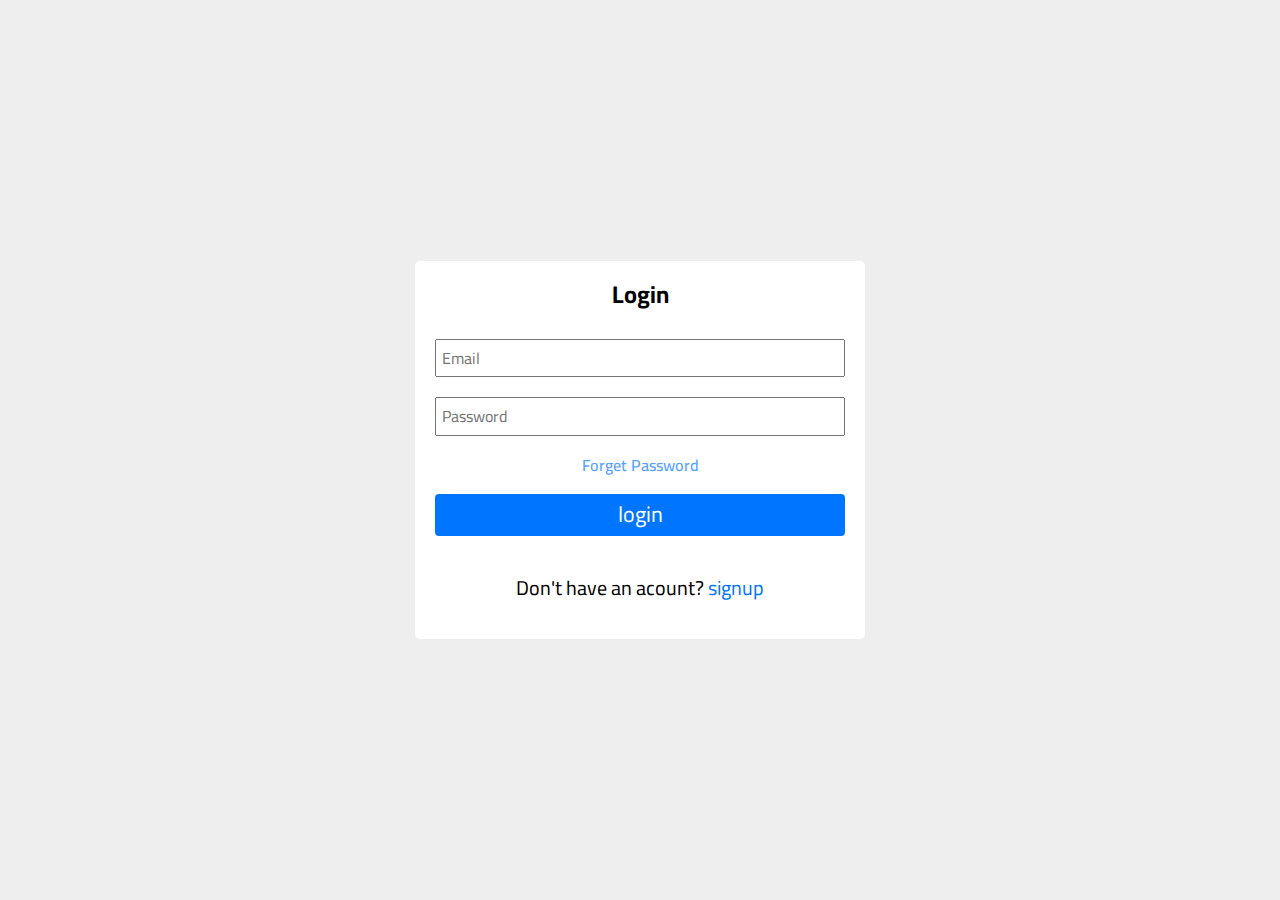
<file: login.html>
<!DOCTYPE html>
<html lang="en">
<head>
    <meta charset="UTF-8">
    <meta name="viewport" content="width=device-width, initial-scale=1.0">
    <title>Login</title>
    <link rel="preconnect" href="https://fonts.googleapis.com" />
    <link rel="preconnect" href="https://fonts.gstatic.com" crossorigin />
    <link href="https://fonts.googleapis.com/css2?family=Cairo:wght@300;400;700&#038;display=swap" rel="stylesheet" />
    <link rel="stylesheet" href="css/all.min.css">
    <link rel="stylesheet" href="css/framework.css">
    <link rel="stylesheet" href="css/normalize.css">
    <link rel="stylesheet" href="css/master.css"> 
</head>
<body>
    <div class="container">
        <div class="formLogin">
            <h2>Login</h2>
            <form action="index.html">
                <input type="text" placeholder="Email" required>
                <input type="text" placeholder="Password" required>
                <a href="#" class="forgetPassword">Forget Password</a>
                <input type="submit" value="login">
            </form>
            <p class="signup">Don't have an acount? <a href="">signup</a></p>
        </div>
    </div>
</body>
</html>
</file>
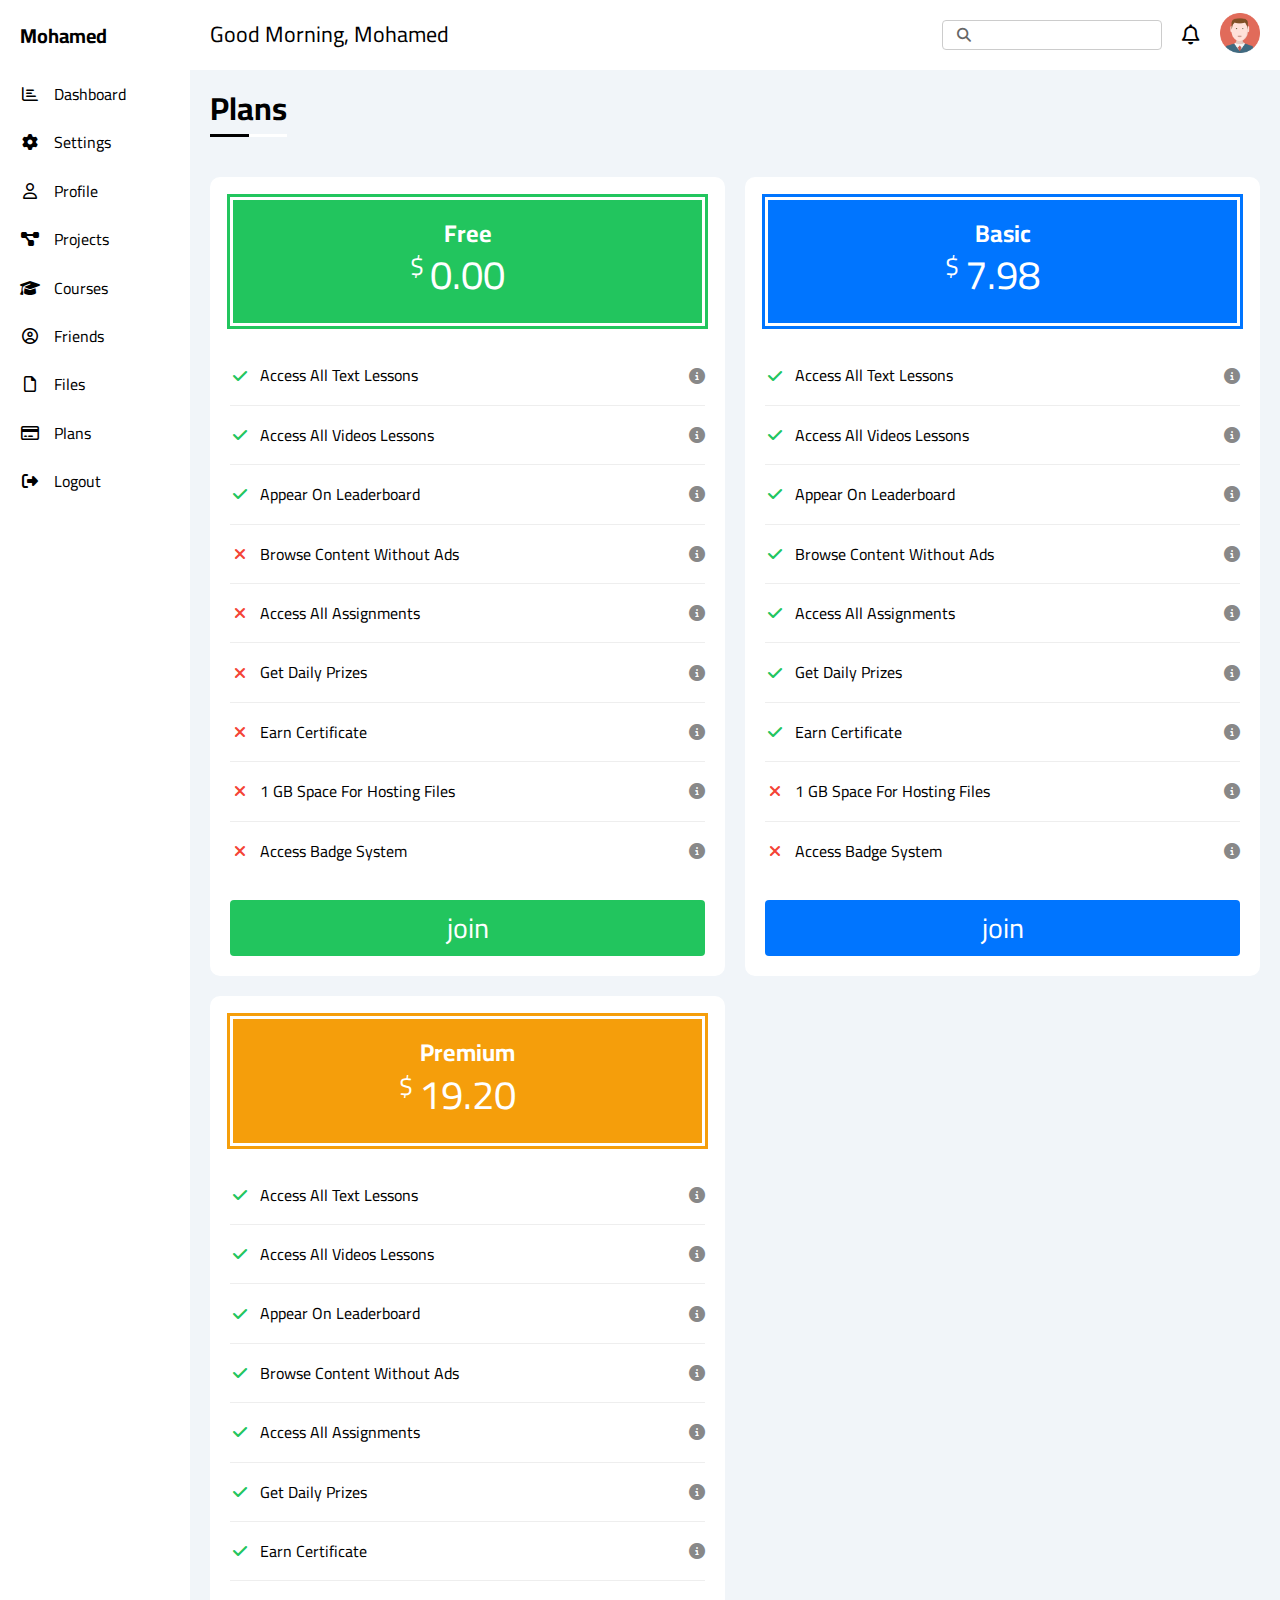
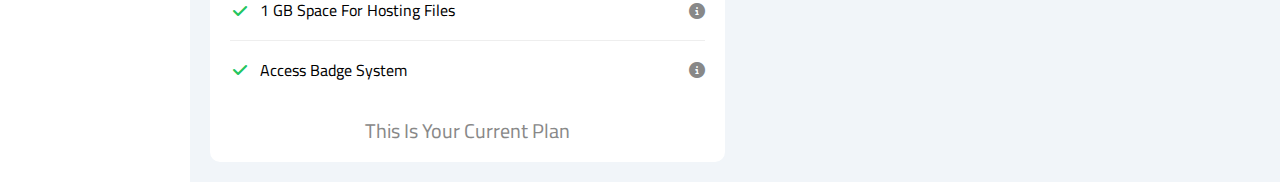
<file: plans.html>
<!DOCTYPE html>
<html lang="en">
<head>
    <meta charset="UTF-8">
    <meta name="viewport" content="width=device-width, initial-scale=1.0">
    <title>Plans</title>
    <link rel="preconnect" href="https://fonts.googleapis.com" />
    <link rel="preconnect" href="https://fonts.gstatic.com" crossorigin />
    <link href="https://fonts.googleapis.com/css2?family=Cairo:wght@300;400;700&#038;display=swap" rel="stylesheet" />
    <link rel="stylesheet" href="css/all.min.css">
    <link rel="stylesheet" href="css/framework.css">
    <link rel="stylesheet" href="css/normalize.css">
    <link rel="stylesheet" href="css/master.css"> 
</head>
<body>
    <!-- start  header section -->
    <header>
        <div class="logo ">Mohamed</div>
        <div class="content">
            <div class="welcome">Good Morning, <span>Mohamed</span></div>
            <ul>
                <li class="search"><input type="text"></li>
                <li><i class="fa-regular fa-bell fa-lg"></i></li>
                <li><img width="40px" src="imgs/avatar.png" alt=""></li>
            </ul>
        </div>
    </header>
    <main class="page">
        <aside class="sidebar">
            <ul>
                <li>
                  <a href="index.html">
                    <i class="fa-regular fa-chart-bar fa-fw"></i>
                    <span>Dashboard</span>
                  </a>
                </li>
                <li>
                  <a   href="settings.html">
                    <i class="fa-solid fa-gear fa-fw"></i>
                    <span>Settings</span>
                  </a>
                </li>
                <li>
                  <a   href="profile.html">
                    <i class="fa-regular fa-user fa-fw"></i>
                    <span>Profile</span>
                  </a>
                </li>
                <li>
                  <a   href="projects.html">
                    <i class="fa-solid fa-diagram-project fa-fw"></i>
                    <span>Projects</span>
                  </a>
                </li>
                <li>
                  <a   href="courses.html">
                    <i class="fa-solid fa-graduation-cap fa-fw"></i>
                    <span>Courses</span>
                  </a>
                </li>
                <li>
                  <a   href="friends.html">
                    <i class="fa-regular fa-circle-user fa-fw"></i>
                    <span>Friends</span>
                  </a>
                </li>
                <li>
                  <a   href="files.html">
                    <i class="fa-regular fa-file fa-fw"></i>
                    <span>Files</span>
                  </a>
                </li>
                <li>
                  <a   href="plans.html">
                    <i class="fa-regular fa-credit-card fa-fw"></i>
                    <span>Plans</span>
                  </a>
                </li>
                <li>
                  <a   href="login.html">
                    <i class="fa-solid fa-right-from-bracket fa-fw"></i>
                    <span>Logout</span>
                  </a>
                </li>
              </ul>
        </aside>
        <div class="page-content plans-page">
            <h1>Plans</h1>
            <div class="wrapper">
                <div class="plan free">
                    <div class="top">
                        <h2>Free</h2>
                        <div class="price"><span>$</span>0.00</div>
                    </div>
                    <ul>
                        <li>
                            <i class="fa-solid fa-check fa-fw yes"></i>
                            <span>Access All Text Lessons</span>
                            <i class="fa-solid fa-circle-info "></i>
                        </li>
                        <li>
                            <i class="fa-solid fa-check fa-fw yes"></i>
                            <span>Access All Videos Lessons</span>
                            <i class="fa-solid fa-circle-info "></i>
                        </li>
                        <li>
                            <i class="fa-solid fa-check fa-fw yes"></i>
                            <span>Appear On Leaderboard</span>
                            <i class="fa-solid fa-circle-info "></i>
                        </li>
                        <li>
                            <i class="fa-solid fa-xmark fa-fw"></i>
                            <span>Browse Content Without Ads</span>
                            <i class="fa-solid fa-circle-info "></i>
                        </li>
                        <li>
                            <i class="fa-solid fa-xmark fa-fw"></i>
                            <span>Access All Assignments</span>
                            <i class="fa-solid fa-circle-info "></i>
                        </li>
                        <li>
                            <i class="fa-solid fa-xmark fa-fw"></i>
                            <span>Get Daily Prizes</span>
                            <i class="fa-solid fa-circle-info "></i>
                        </li>
                        <li>
                            <i class="fa-solid fa-xmark fa-fw"></i>
                            <span>Earn Certificate</span>
                            <i class="fa-solid fa-circle-info "></i>
                        </li>
                        <li>
                            <i class="fa-solid fa-xmark fa-fw"></i>
                            <span>1 GB Space For Hosting Files</span>
                            <i class="fa-solid fa-circle-info "></i>
                        </li>
                        <li>
                            <i class="fa-solid fa-xmark fa-fw"></i>
                            <span>Access Badge System</span>
                            <i class="fa-solid fa-circle-info "></i>
                        </li>
                    </ul>
                    <button>join</button>
                </div>
                <div class="plan basic">
                    <div class="top">
                        <h2>Basic</h2>
                        <div class="price"><span>$</span>7.98</div>
                    </div>
                    <ul>
                        <li>
                            <i class="fa-solid fa-check fa-fw yes"></i>
                            <span>Access All Text Lessons</span>
                            <i class="fa-solid fa-circle-info "></i>
                        </li>
                        <li>
                            <i class="fa-solid fa-check fa-fw yes"></i>
                            <span>Access All Videos Lessons</span>
                            <i class="fa-solid fa-circle-info "></i>
                        </li>
                        <li>
                            <i class="fa-solid fa-check fa-fw yes"></i>
                            <span>Appear On Leaderboard</span>
                            <i class="fa-solid fa-circle-info "></i>
                        </li>
                        <li>
                            <i class="fa-solid fa-check fa-fw yes"></i>
                            <span>Browse Content Without Ads</span>
                            <i class="fa-solid fa-circle-info "></i>
                        </li>
                        <li>
                            <i class="fa-solid fa-check fa-fw yes"></i>
                            <span>Access All Assignments</span>
                            <i class="fa-solid fa-circle-info "></i>
                        </li>
                        <li>
                            <i class="fa-solid fa-check fa-fw yes"></i>
                            <span>Get Daily Prizes</span>
                            <i class="fa-solid fa-circle-info "></i>
                        </li>
                        <li>
                            <i class="fa-solid fa-check fa-fw yes"></i>
                            <span>Earn Certificate</span>
                            <i class="fa-solid fa-circle-info "></i>
                        </li>
                        <li>
                            <i class="fa-solid fa-xmark fa-fw"></i>
                            <span>1 GB Space For Hosting Files</span>
                            <i class="fa-solid fa-circle-info "></i>
                        </li>
                        <li>
                            <i class="fa-solid fa-xmark fa-fw"></i>
                            <span>Access Badge System</span>
                            <i class="fa-solid fa-circle-info "></i>
                        </li>
                    </ul>
                    <button>join</button>
                </div>
                <div class="plan premium">
                    <div class="top">
                        <h2>Premium</h2>
                        <div class="price"><span>$</span>19.20</div>
                    </div>
                    <ul>
                        <li>
                            <i class="fa-solid fa-check fa-fw yes"></i>
                            <span>Access All Text Lessons</span>
                            <i class="fa-solid fa-circle-info "></i>
                        </li>
                        <li>
                            <i class="fa-solid fa-check fa-fw yes"></i>
                            <span>Access All Videos Lessons</span>
                            <i class="fa-solid fa-circle-info "></i>
                        </li>
                        <li>
                            <i class="fa-solid fa-check fa-fw yes"></i>
                            <span>Appear On Leaderboard</span>
                            <i class="fa-solid fa-circle-info "></i>
                        </li>
                        <li>
                            <i class="fa-solid fa-check fa-fw yes"></i>
                            <span>Browse Content Without Ads</span>
                            <i class="fa-solid fa-circle-info "></i>
                        </li>
                        <li>
                            <i class="fa-solid fa-check fa-fw yes"></i>
                            <span>Access All Assignments</span>
                            <i class="fa-solid fa-circle-info "></i>
                        </li>
                        <li>
                            <i class="fa-solid fa-check fa-fw yes"></i>
                            <span>Get Daily Prizes</span>
                            <i class="fa-solid fa-circle-info "></i>
                        </li>
                        <li>
                            <i class="fa-solid fa-check fa-fw yes"></i>
                            <span>Earn Certificate</span>
                            <i class="fa-solid fa-circle-info "></i>
                        </li>
                        <li>
                            <i class="fa-solid fa-check fa-fw yes"></i>
                            <span>1 GB Space For Hosting Files</span>
                            <i class="fa-solid fa-circle-info "></i>
                        </li>
                        <li>
                            <i class="fa-solid fa-check fa-fw yes"></i>
                            <span>Access Badge System</span>
                            <i class="fa-solid fa-circle-info "></i>
                        </li>
                    </ul>
                    <p class="currentPlan">This Is Your Current Plan</p>
                </div>
            </div>
        </div> 
    </main>
    <!-- end header section -->
</body>
</html>
</file>
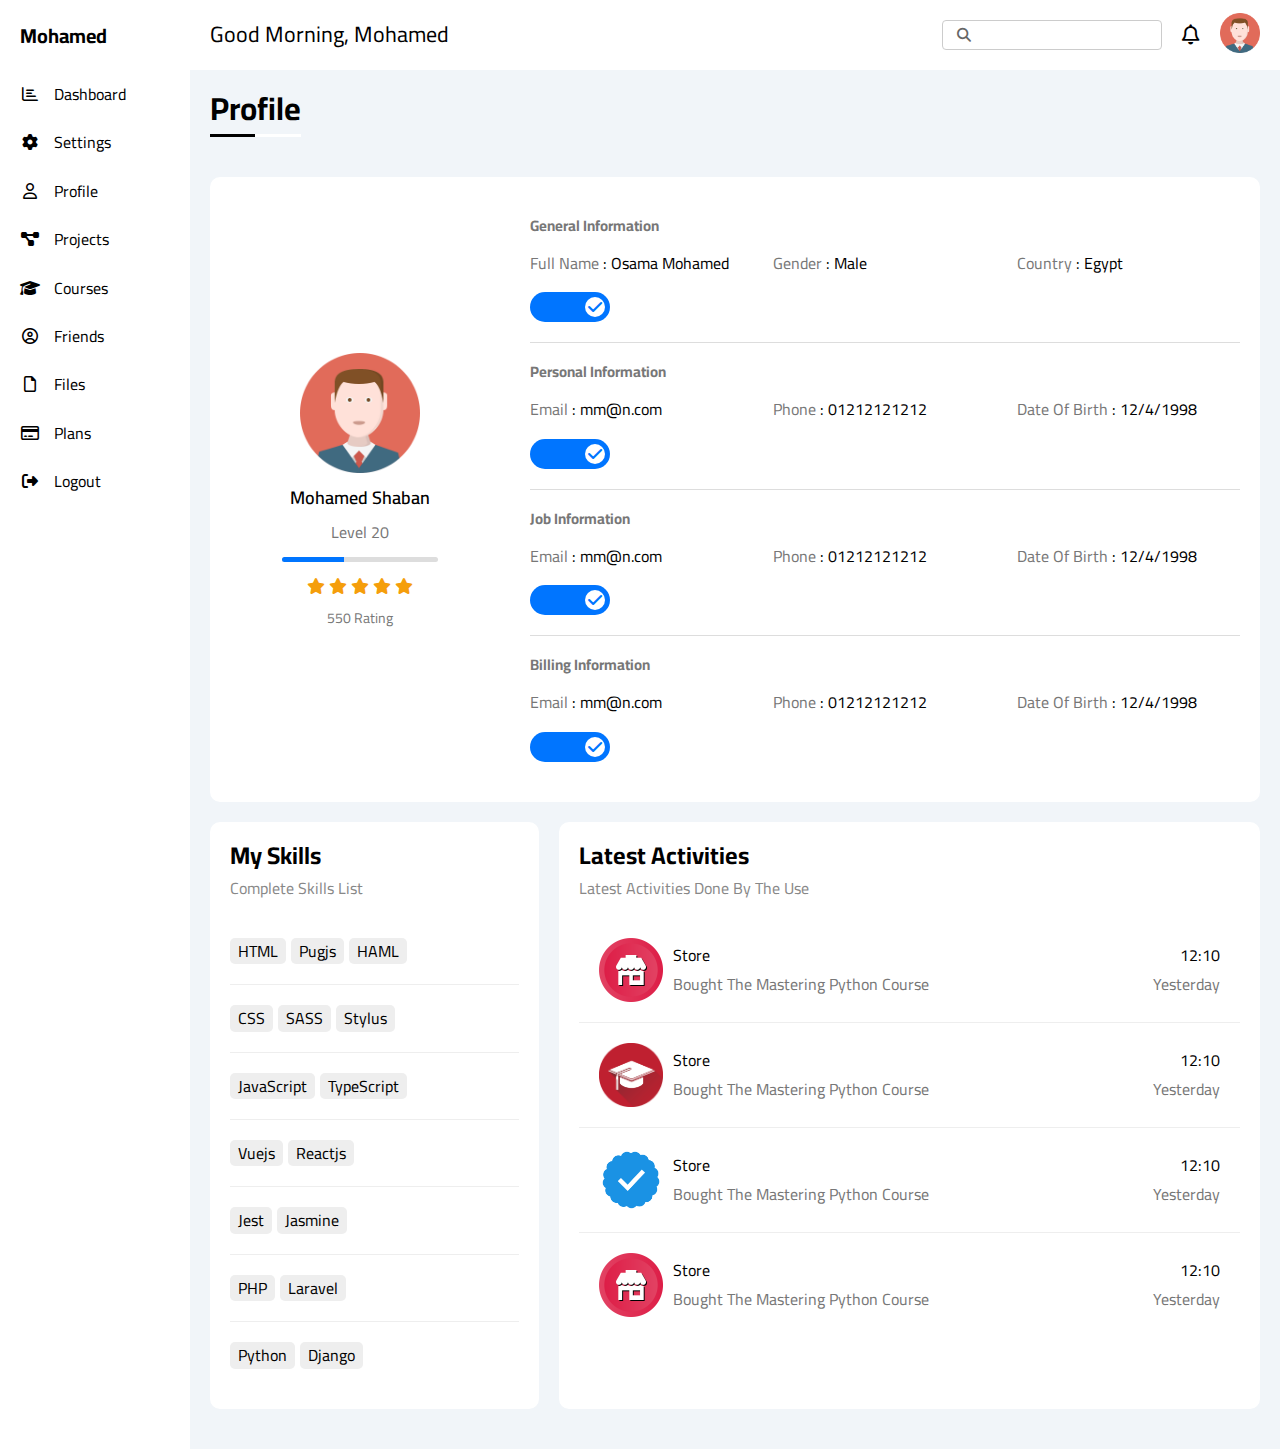
<file: profile.html>
<!DOCTYPE html>
<html lang="en">
<head>
    <meta charset="UTF-8">
    <meta name="viewport" content="width=device-width, initial-scale=1.0">
    <title>Dashboard</title>
    <link rel="preconnect" href="https://fonts.googleapis.com" />
    <link rel="preconnect" href="https://fonts.gstatic.com" crossorigin />
    <link href="https://fonts.googleapis.com/css2?family=Cairo:wght@300;400;700&#038;display=swap" rel="stylesheet" />
    <link rel="stylesheet" href="css/all.min.css">
    <link rel="stylesheet" href="css/framework.css">
    <link rel="stylesheet" href="css/normalize.css">
    <link rel="stylesheet" href="css/master.css"> 
</head>
<body>
    <!-- start  header section -->
    <header>
        <div class="logo ">Mohamed</div>
        <div class="content">
            <div class="welcome">Good Morning, <span>Mohamed</span></div>
            <ul>
                <li class="search"><input type="text"></li>
                <li><i class="fa-regular fa-bell fa-lg"></i></li>
                <li><img width="40px" src="imgs/avatar.png" alt=""></li>
            </ul>
        </div>
    </header>
    <main class="page">
        <aside class="sidebar">
            <ul>
                <li>
                  <a href="index.html">
                    <i class="fa-regular fa-chart-bar fa-fw"></i>
                    <span>Dashboard</span>
                  </a>
                </li>
                <li>
                  <a   href="settings.html">
                    <i class="fa-solid fa-gear fa-fw"></i>
                    <span>Settings</span>
                  </a>
                </li>
                <li>
                  <a   href="profile.html">
                    <i class="fa-regular fa-user fa-fw"></i>
                    <span>Profile</span>
                  </a>
                </li>
                <li>
                  <a   href="projects.html">
                    <i class="fa-solid fa-diagram-project fa-fw"></i>
                    <span>Projects</span>
                  </a>
                </li>
                <li>
                  <a   href="courses.html">
                    <i class="fa-solid fa-graduation-cap fa-fw"></i>
                    <span>Courses</span>
                  </a>
                </li>
                <li>
                  <a   href="friends.html">
                    <i class="fa-regular fa-circle-user fa-fw"></i>
                    <span>Friends</span>
                  </a>
                </li>
                <li>
                  <a   href="files.html">
                    <i class="fa-regular fa-file fa-fw"></i>
                    <span>Files</span>
                  </a>
                </li>
                <li>
                  <a   href="plans.html">
                    <i class="fa-regular fa-credit-card fa-fw"></i>
                    <span>Plans</span>
                  </a>
                </li>
                <li>
                  <a   href="login.html">
                    <i class="fa-solid fa-right-from-bracket fa-fw"></i>
                    <span>Logout</span>
                  </a>
                </li>
              </ul>
        </aside>
        <div class="page-content profile">
            <h1>Profile</h1>
            <div class="">
                <!-- start overview -->
                <div class="overview">
                    <div class="avatar">
                        <img src="imgs/avatar.png" alt="">
                        <div class="name">Mohamed Shaban</div>
                        <div class="level">Level 20</div>
                        <div class="progress"><span></span></div>
                        <div class="rate">
                            <i class="fa-solid fa-star"></i>
                            <i class="fa-solid fa-star"></i>
                            <i class="fa-solid fa-star"></i>
                            <i class="fa-solid fa-star"></i>
                            <i class="fa-solid fa-star"></i>
                        </div>
                        <div class="rateNumbers">
                            <span>550</span>
                            Rating
                        </div>
                    </div>
                    <div class="boxes-info">
                        <div class="box">
                            <h4>General Information</h4>
                            <div class="details">
                              <div>   <span>Full Name</span> : <span>Osama Mohamed</span>    </div>
                              <div>   <span>Gender</span> : <span>Male</span>    </div>
                              <div>   <span>Country</span> : <span>Egypt</span>    </div>
                              <label>
                                <input class="toggle-checkbox" type="checkbox" checked="">
                                <div class="toggle-switch"></div>
                              </label>
                            </div>
                        </div>
                        <div class="box">
                            <h4>Personal Information</h4>
                            <div class="details">
                                <div>   <span>Email</span> : <span>mm@n.com</span>    </div>
                                <div>   <span>Phone</span> : <span>01212121212</span>    </div>
                                <div>   <span>Date Of Birth</span> : <span>12/4/1998</span>    </div>
                                <label>
                                  <input class="toggle-checkbox" type="checkbox" checked="">
                                  <div class="toggle-switch"></div>
                                </label>
                            </div>
                        </div>
                        <div class="box">
                            <h4>Job  Information</h4>
                            <div class="details">
                                <div>   <span>Email</span> : <span>mm@n.com</span>    </div>
                                <div>   <span>Phone</span> : <span>01212121212</span>    </div>
                                <div>   <span>Date Of Birth</span> : <span>12/4/1998</span>    </div>
                                <label>
                                  <input class="toggle-checkbox" type="checkbox" checked="">
                                  <div class="toggle-switch"></div>
                                </label>
                            </div>
                        </div>
                        <div class="box">
                            <h4>Billing  Information</h4>
                            <div class="details">
                                <div>   <span>Email</span> : <span>mm@n.com</span>    </div>
                                <div>   <span>Phone</span> : <span>01212121212</span>    </div>
                                <div>   <span>Date Of Birth</span> : <span>12/4/1998</span>    </div>
                                <label>
                                  <input class="toggle-checkbox" type="checkbox" checked="">
                                  <div class="toggle-switch"></div>
                                </label>
                            </div>
                        </div>
                    </div>
                </div>
                <!-- end overview -->
                <!-- start other data -->
                <div class="otherData">
                  <div class="mySkills">
                    <div class="title">
                      <h2>My Skills</h2>
                      <span>Complete Skills List</span>
                    </div>
                    <ul>
                      <li><span>HTML</span><span>Pugjs</span><span>HAML</span></li>
                      <li><span>CSS</span><span>SASS</span><span>Stylus</span></li>
                      <li><span>JavaScript</span><span>TypeScript</span></li>
                      <li><span>Vuejs</span><span>Reactjs</span></li>
                      <li><span>Jest</span><span>Jasmine</span></li>
                      <li><span>PHP</span><span>Laravel</span></li>
                      <li><span>Python</span><span>Django</span></li>
                    </ul>
                  </div>
                  <div class="activities">
                    <div class="title">
                      <h2>Latest Activities</h2>
                      <span>Latest Activities Done By The Use</span>
                    </div>
                    <ul class="boxes">
                      <li>
                        <img src="imgs/activity-01.png" alt="">
                        <div class="info"> <span>Store</span> <span>Bought The Mastering Python Course</span> </div>
                        <div class="date"><span>12:10</span> <span>Yesterday</span></div>
                      </li>
                      <li>
                        <img src="imgs/activity-02.png" alt="">
                        <div class="info"> <span>Store</span> <span>Bought The Mastering Python Course</span> </div>
                        <div class="date"><span>12:10</span> <span>Yesterday</span></div>
                      </li>
                      <li>
                        <img src="imgs/activity-03.png" alt="">
                        <div class="info"> <span>Store</span> <span>Bought The Mastering Python Course</span> </div>
                        <div class="date"><span>12:10</span> <span>Yesterday</span></div>
                      </li>
                      <li>
                        <img src="imgs/activity-01.png" alt="">
                        <div class="info"> <span>Store</span> <span>Bought The Mastering Python Course</span> </div>
                        <div class="date"><span>12:10</span> <span>Yesterday</span></div>
                      </li>
                    </ul>
                  </div>
                </div>
                <!-- end other data -->
            </div>
        </div> 
    </main>
    <!-- end header section -->
</body>
</html>
</file>
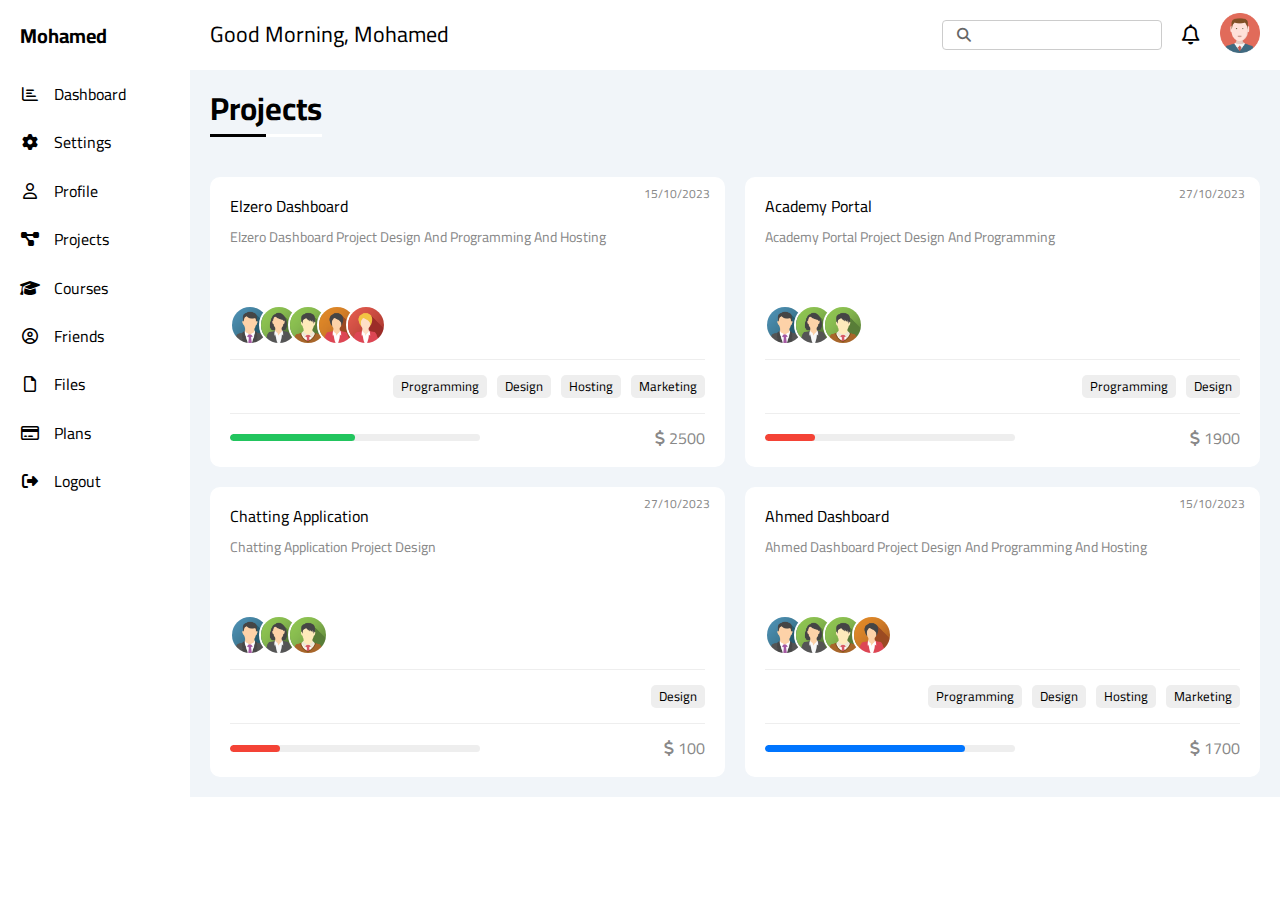
<file: projects.html>
<!DOCTYPE html>
<html lang="en">

<head>
    <meta charset="UTF-8">
    <meta name="viewport" content="width=device-width, initial-scale=1.0">
    <title>Dashboard</title>
    <link rel="preconnect" href="https://fonts.googleapis.com" />
    <link rel="preconnect" href="https://fonts.gstatic.com" crossorigin />
    <link href="https://fonts.googleapis.com/css2?family=Cairo:wght@300;400;700&#038;display=swap" rel="stylesheet" />
    <link rel="stylesheet" href="css/all.min.css">
    <link rel="stylesheet" href="css/framework.css">
    <link rel="stylesheet" href="css/normalize.css">
    <link rel="stylesheet" href="css/master.css">
</head>

<body>
    <!-- start  header section -->
    <header>
        <div class="logo ">Mohamed</div>
        <div class="content">
            <div class="welcome">Good Morning, <span>Mohamed</span></div>
            <ul>
                <li class="search"><input type="text"></li>
                <li><i class="fa-regular fa-bell fa-lg"></i></li>
                <li><img width="40px" src="imgs/avatar.png" alt=""></li>
            </ul>
        </div>
    </header>
    <main class="page">
        <aside class="sidebar">
            <ul>
                <li>
                    <a href="index.html">
                        <i class="fa-regular fa-chart-bar fa-fw"></i>
                        <span>Dashboard</span>
                    </a>
                </li>
                <li>
                    <a href="settings.html">
                        <i class="fa-solid fa-gear fa-fw"></i>
                        <span>Settings</span>
                    </a>
                </li>
                <li>
                    <a href="profile.html">
                        <i class="fa-regular fa-user fa-fw"></i>
                        <span>Profile</span>
                    </a>
                </li>
                <li>
                    <a href="projects.html">
                        <i class="fa-solid fa-diagram-project fa-fw"></i>
                        <span>Projects</span>
                    </a>
                </li>
                <li>
                    <a href="courses.html">
                        <i class="fa-solid fa-graduation-cap fa-fw"></i>
                        <span>Courses</span>
                    </a>
                </li>
                <li>
                    <a href="friends.html">
                        <i class="fa-regular fa-circle-user fa-fw"></i>
                        <span>Friends</span>
                    </a>
                </li>
                <li>
                    <a href="files.html">
                        <i class="fa-regular fa-file fa-fw"></i>
                        <span>Files</span>
                    </a>
                </li>
                <li>
                    <a href="plans.html">
                        <i class="fa-regular fa-credit-card fa-fw"></i>
                        <span>Plans</span>
                    </a>
                </li>
                <li>
                    <a href="login.html">
                        <i class="fa-solid fa-right-from-bracket fa-fw"></i>
                        <span>Logout</span>
                    </a>
                </li>
            </ul>
        </aside>
        <div class="page-content projects-page">
            <h1>Projects</h1>
            <div class="wrapper">
                <div class="project ElezeroDashboard">
                    <span class="date">15/10/2023</span>
                    <h4>Elzero Dashboard</h4>
                    <p>Elzero Dashboard Project Design And Programming And Hosting</p>
                    <div class="team">
                        <a href="#"><img src="imgs/team-01.png" alt=""></a>
                        <a href="#"><img src="imgs/team-02.png" alt=""></a>
                        <a href="#"><img src="imgs/team-03.png" alt=""></a>
                        <a href="#"><img src="imgs/team-04.png" alt=""></a>
                        <a href="#"><img src="imgs/team-05.png" alt=""></a>
                    </div>
                    <div class="services">
                        <span>Programming</span>
                        <span>Design</span>
                        <span>Hosting</span>
                        <span>Marketing</span>
                    </div>
                    <div class="info">
                        <div class="progress">
                            <span style="width: 50%;background: #22c55e;"></span>
                        </div>
                        <div>
                            <i class="fa-solid fa-dollar-sign"></i>
                            2500
                        </div>
                    </div>
                </div>
                <div class="project academyPortal">
                    <span class="date">27/10/2023</span>
                    <h4>Academy Portal</h4>
                    <p>Academy Portal Project Design And Programming</p>
                    <div class="team">
                        <a href="#"><img src="imgs/team-01.png" alt=""></a>
                        <a href="#"><img src="imgs/team-02.png" alt=""></a>
                        <a href="#"><img src="imgs/team-03.png" alt=""></a>
                    </div>
                    <div class="services">
                        <span>Programming</span>
                        <span>Design</span>
                    </div>
                    <div class="info">
                        <div class="progress">
                            <span style="width: 20%;background-color: #f44336;"></span>
                        </div>
                        <div>
                            <i class="fa-solid fa-dollar-sign"></i>
                            1900
                        </div>
                    </div>
                </div>
                <div class="project chatting">
                    <span class="date">27/10/2023</span>
                    <h4>Chatting Application</h4>
                    <p>Chatting Application Project Design</p>
                    <div class="team">
                        <a href="#"><img src="imgs/team-01.png" alt=""></a>
                        <a href="#"><img src="imgs/team-02.png" alt=""></a>
                        <a href="#"><img src="imgs/team-03.png" alt=""></a>
                    </div>
                    <div class="services">
                        <span>Design</span>
                    </div>
                    <div class="info">
                        <div class="progress">
                            <span style="width: 20%;background: #f44336;"></span>
                        </div>
                        <div>
                            <i class="fa-solid fa-dollar-sign"></i>
                            100
                        </div>
                    </div>
                </div>
                <div class="project ahmedDashboard">
                    <span class="date">15/10/2023</span>
                    <h4>Ahmed Dashboard</h4>
                    <p>Ahmed Dashboard Project Design And Programming And Hosting</p>
                    <div class="team">
                        <a href="#"><img src="imgs/team-01.png" alt=""></a>
                        <a href="#"><img src="imgs/team-02.png" alt=""></a>
                        <a href="#"><img src="imgs/team-03.png" alt=""></a>
                        <a href="#"><img src="imgs/team-04.png" alt=""></a>
                    </div>
                    <div class="services">
                        <span>Programming</span>
                        <span>Design</span>
                        <span>Hosting</span>
                        <span>Marketing</span>
                    </div>
                    <div class="info">
                        <div class="progress">
                            <span style="width: 80%;background: #0075ff;"></span>
                        </div>
                        <div>
                            <i class="fa-solid fa-dollar-sign"></i>
                            1700
                        </div>
                    </div>
                </div>
            </div>
        </div>
    </main>
    <!-- end header section -->
</body>

</html>
</file>
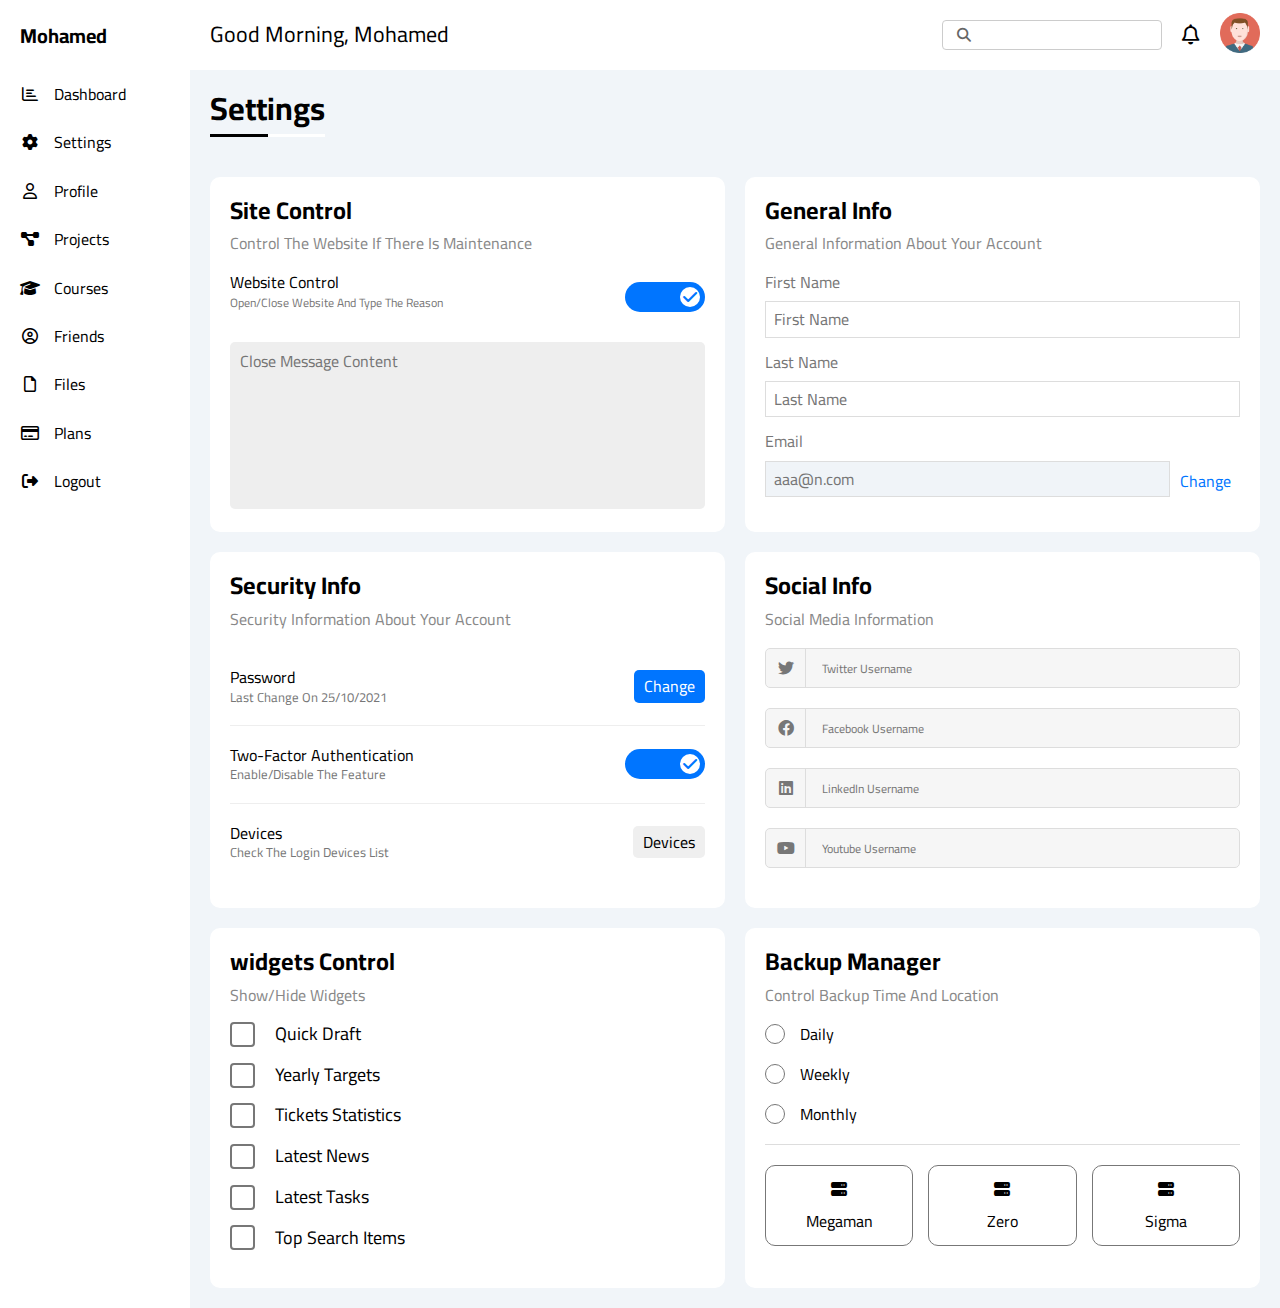
<file: settings.html>
<!DOCTYPE html>
<html lang="en">
<head>
    <meta charset="UTF-8">
    <meta name="viewport" content="width=device-width, initial-scale=1.0">
    <title>Dashboard</title>
    <link rel="preconnect" href="https://fonts.googleapis.com" />
    <link rel="preconnect" href="https://fonts.gstatic.com" crossorigin />
    <link href="https://fonts.googleapis.com/css2?family=Cairo:wght@300;400;700&#038;display=swap" rel="stylesheet" />
    <link rel="stylesheet" href="css/all.min.css">
    <link rel="stylesheet" href="css/framework.css">
    <link rel="stylesheet" href="css/normalize.css">
    <link rel="stylesheet" href="css/master.css"> 
</head>
<body>
    <!-- start  header section -->
    <header>
        <div class="logo ">Mohamed</div>
        <div class="content">
            <div class="welcome">Good Morning, <span>Mohamed</span></div>
            <ul>
                <li class="search"><input type="text"></li>
                <li><i class="fa-regular fa-bell fa-lg"></i></li>
                <li><img width="40px" src="imgs/avatar.png" alt=""></li>
            </ul>
        </div>
    </header>
    <main class="page">
        <aside class="sidebar">
            <ul>
                <li>
                  <a href="index.html">
                    <i class="fa-regular fa-chart-bar fa-fw"></i>
                    <span>Dashboard</span>
                  </a>
                </li>
                <li>
                  <a   href="settings.html">
                    <i class="fa-solid fa-gear fa-fw"></i>
                    <span>Settings</span>
                  </a>
                </li>
                <li>
                  <a   href="profile.html">
                    <i class="fa-regular fa-user fa-fw"></i>
                    <span>Profile</span>
                  </a>
                </li>
                <li>
                  <a   href="projects.html">
                    <i class="fa-solid fa-diagram-project fa-fw"></i>
                    <span>Projects</span>
                  </a>
                </li>
                <li>
                  <a   href="courses.html">
                    <i class="fa-solid fa-graduation-cap fa-fw"></i>
                    <span>Courses</span>
                  </a>
                </li>
                <li>
                  <a   href="friends.html">
                    <i class="fa-regular fa-circle-user fa-fw"></i>
                    <span>Friends</span>
                  </a>
                </li>
                <li>
                  <a   href="files.html">
                    <i class="fa-regular fa-file fa-fw"></i>
                    <span>Files</span>
                  </a>
                </li>
                <li>
                  <a   href="plans.html">
                    <i class="fa-regular fa-credit-card fa-fw"></i>
                    <span>Plans</span>
                  </a>
                </li>
                <li>
                  <a   href="login.html">
                    <i class="fa-solid fa-right-from-bracket fa-fw"></i>
                    <span>Logout</span>
                  </a>
                </li>
              </ul>
        </aside>
        <div class="page-content settings">
            <h1>Settings</h1>
            <div class="wrapper">
                <!-- start site control -->
                <div class="siteControl">
                    <div class="title">
                        <h2>Site Control</h2>
                        <span>Control The Website If There Is Maintenance</span>
                    </div>
                    <div class="content">
                        <div>
                            <span>Website Control</span>
                            <p>Open/Close Website And Type The Reason</p>
                        </div>
                        <div>
                            <label>
                                <input class="toggle-checkbox" type="checkbox" checked="">
                                <div class="toggle-switch"></div>
                            </label>
                        </div>
                    </div>
                    <textarea placeholder="Close Message Content" cols="30" rows="8"></textarea>
                </div>
                <!-- end site control -->
                <!-- start general info -->
                <div class="generalInfo">
                    <div class="title">
                        <h2>General Info</h2>
                        <span>General Information About Your Account</span>
                    </div>
                    <form class="boxes">
                        <div>
                            <label for="firstname">First Name</label>
                            <div><input type="text" id="firstname" placeholder="First Name"></div>
                        </div>
                        <div>
                            <label for="lastname">Last Name</label>
                            <div><input type="text" id="lastname" placeholder="Last Name"></div>
                        </div>
                        <div>
                            <label for="email">Email</label>
                            <div>
                                <input type="email" id="email" placeholder="aaa@n.com" disabled>
                                <a href="#">Change</a>
                            </div>
                        </div>
                    </form>
                </div>
                <!-- end general info -->
                <!-- start security info -->
                <div class="security">
                    <div class="title">
                        <h2>Security Info</h2>
                        <span>Security Information About Your Account</span>
                    </div>
                    <ul class="boxes">
                        <li>
                            <div class="text">
                                <p>Password</p>
                                <span>Last Change On 25/10/2021</span>
                            </div>
                            <button class="btn">Change</button>
                        </li>
                        <li>
                            <div class="text">
                                <p>Two-Factor Authentication</p>
                                <span>Enable/Disable The Feature</span>
                            </div>
                            <div>
                                <label>
                                    <input class="toggle-checkbox" type="checkbox" checked="">
                                    <div class="toggle-switch"></div>
                                </label>
                            </div>                            
                        </li>
                        <li>
                            <div class="text">
                                <p>Devices</p>
                                <span>Check The Login Devices List</span>
                            </div>
                            <button class="btn">Devices</button>
                        </li>
                    </ul>
                </div>
                <!-- end security info -->
                <!-- start social info -->
                <div class="social">
                    <div class="title">
                        <h2>Social Info</h2>
                        <span>Social Media Information</span>
                    </div>
                    <ul class="boxes">
                        <li>
                            <i class="fa-brands fa-twitter"></i>
                            <input type="text" placeholder="Twitter Username">
                        </li>
                        <li>
                            <i class="fa-brands fa-facebook"></i>
                            <input type="text" placeholder="Facebook Username">
                        </li>
                        <li>
                            <i class="fa-brands fa-linkedin"></i>
                            <input type="text" placeholder="LinkedIn Username">
                        </li>
                        <li>
                            <i class="fa-brands fa-youtube"></i>
                            <input type="text" placeholder="Youtube Username">
                        </li>
                    </ul>
                </div>
                <!-- end social info -->
                <!-- start widgets Control -->
                <div class="widgets">
                    <div class="title">
                        <h2>widgets Control</h2>
                        <span>Show/Hide Widgets</span>
                    </div>
                    <ul class="boxes">
                        <li>
                            <label class="check">
                                <input type="checkbox" id="draft">
                                <div class="newCheckbox"></div>
                            </label>
                            <label for="draft">Quick Draft</label>
                        </li>
                        <li>
                            <label class="check">
                                <input type="checkbox" id="targets">
                                <div class="newCheckbox"></div>
                            </label>
                            <label for="targets">Yearly Targets</label>
                        </li>
                        <li>
                            <label class="check">
                                <input type="checkbox" id="tickets">
                                <div class="newCheckbox"></div>
                            </label>
                            <label for="tickets">Tickets Statistics</label>
                        </li>
                        <li>
                            <label class="check">
                                <input type="checkbox" id="news">
                                <div class="newCheckbox"></div>
                            </label>
                            <label for="news">Latest News</label>
                        </li>
                        <li>
                            <label class="check">
                                <input type="checkbox" id="tasks">
                                <div class="newCheckbox"></div>
                            </label>
                            <label for="tasks">Latest Tasks</label>
                        </li>
                        <li>
                            <label class="check">
                                <input type="checkbox" id="search">
                                <div class="newCheckbox"></div>
                            </label>
                            <label for="search">Top Search Items</label>
                        </li>
                    </ul>
                </div>
                <!-- send widgets Control -->
                <!-- start Backup Manager -->
                <div class="backup">
                    <div class="title">
                        <h2>Backup Manager</h2>
                        <span>Control Backup Time And Location</span>
                    </div>
                    <form class="boxes">
                        <div>
                            <input name="box" type="radio" id="daily">
                            <label for="daily">Daily</label>
                        </div>
                        <div>
                            <input name="box" type="radio" id="weekly">
                            <label for="weekly">Weekly</label>
                        </div>
                        <div>
                            <input name="box" type="radio" id="monthly">
                            <label for="monthly">Monthly</label>
                        </div>
                    </form>
                    <div class="servers">
                        <div class="server">
                            <i class="fa-solid fa-server d-block mb-10"></i>
                            Megaman
                        </div>
                        <div class="server">
                            <i class="fa-solid fa-server d-block mb-10"></i>
                            Zero
                        </div>
                        <div class="server">
                            <i class="fa-solid fa-server d-block mb-10"></i>
                            Sigma
                        </div>
                    </div>
                </div>
                <!-- end Backup Manager -->
            </div>
        </div> 
    </main>
    <!-- end header section -->
</body>
</html>
</file>
<file: css/framework.css>
/* Start Global Rules */
:root {
    --main-color: #0075ff;
    --main-transition: 0.3s;
    --panel-background: #fff; /**/
    --content-background: #f1f5f9;
    --main-padding20 : 20px;
    --main-padding10 : 10px;
    --header-height : 70px;
}

* { 
    -webkit-box-sizing: border-box;
    -moz-box-sizing: border-box; 
    box-sizing: border-box;
}

html {
    scroll-behavior: smooth;
}
body {
    font-family: "Cairo", sans-serif;
}

ul {
    list-style: none;
    margin: 0;
    padding: 0;
}

textarea {
    resize: none;
}

a {
    text-decoration: none;
    color: #000;
}

/* img {width: 100%;} */

.center-flex {
    display: flex;
    justify-content: center;
    align-items: center;
}

.container {
    padding-left:15px ;
    padding-right: 15px;
    margin-left: auto;
    margin-right: auto;
}

/* // Medium devices (tablets, 768px and up) */
@media (min-width: 768px) { 
    .container {
        width: 750px;
    }
}

/* // Large devices (desktops, 992px and up) */
@media (min-width: 992px) { 
    .container {
        width: 970px;
    }
}

/* // X-Large devices (large desktops, 1200px and up) */
@media (min-width: 1200px) { 
    .container {
        width: 1170px;
    }
}

@media (min-width:768px) {
    header {
        position: fixed;
        width: 100%;
        z-index: 3232;
    }
    main aside {
        position: fixed;
        top: var(--header-height);
    }
    main .page-content {
        position: absolute;
        top: var(--header-height);
        left: 190px;
        width: calc(100% - 190px);
    }
}

  /* end global rules */

  ::-webkit-scrollbar {
    width: 15px;
  }
  ::-webkit-scrollbar-track {
    background-color: white;
  }
  ::-webkit-scrollbar-thumb {
    background-color: #0075ff;
  }
  ::-webkit-scrollbar-thumb:hover {
    background-color: #0077b5;
  }

/* global styles */

.index .wrapper , 
.settings .wrapper,
.projects-page .wrapper,
.plans-page .wrapper{
    margin-top: 50px;
    display: grid;
    grid-template-columns: repeat(auto-fill,minmax(400px, 1fr));
    gap: 20px;
}
.index .wrapper > div,
.settings .wrapper > div,
.projects-page .wrapper > div.project,
.plans-page .wrapper > div.plan {
    background-color: white;
    position: relative;
    border-radius: 10px;
    overflow: hidden;
    padding: 20px;
}


@media (max-width: 767px) {
    .index .wrapper ,
    .settings .wrapper,
    .projects-page .wrapper ,
    .plans-page .wrapper{
        grid-template-columns: minmax(200px, 1fr);
        gap: 10px;
    }
}


.courses-page .boxes,
.friends-page .boxes {
    display: grid;
    grid-template-columns: repeat(auto-fill,minmax(300px,1fr));
    gap: 15px;
    margin-top: 50px;
}

@media (max-width:767px) {
    .courses-page .boxes
    ,.friends-page .boxes  
    {
        grid-template-columns: repeat(auto-fill,minmax(200px,1fr));
        gap: 10px;
    }
    
}
.courses-page .boxes .course,
.friends-page .boxes .friend{
    background-color: white;
    position: relative;
    border-radius: 10px;
    overflow: hidden;
}

.index .wrapper  .title h2,
.settings .wrapper .title h2 ,
.profile .otherData > div .title h2{
    margin: 0;
}

.index .wrapper  .title h2 + span,
.settings .wrapper  .title h2 + span,
.profile .otherData > div   .title h2 + span{
    margin: 10px 0 20px;
    display: block;
    color: #888;
}


@media  (max-width:767px) {
    .index .wrapper  .title h2,
    .settings .wrapper .title h2,
    .index .wrapper  .title h2 + span,
    .settings .wrapper  .title h2 + span{
        text-align: center;
    }    
}

/* global styles */


/* global styles */
.settings  .toggle-checkbox ,
.profile  .toggle-checkbox {
    appearance: none;
    display: none;
}

.settings  .toggle-switch ,
.profile .toggle-switch {
    background-color: #eee;
    height: 30px;
    width: 80px;
    border-radius: 43px;
    cursor: pointer;
    position: relative;
    display: flex;
    align-items: center;
    transition: var(--main-transition);
}

.settings .toggle-switch:before ,
.profile .toggle-switch:before{
    font-family: "Font Awesome 6 Free";
    content: "\f00d";
    font-weight: 900;
    background-color: white;
    position: absolute;
    width: 20px;
    height: 20px;
    left: 5px;
    border-radius: 50%;
    transition: var(--main-transition);
    display: flex;
    align-items: center;
    justify-content: center;
    color: #ddd;
}

.settings  .toggle-checkbox:checked + .toggle-switch ,
.profile .toggle-checkbox:checked + .toggle-switch{
    background-color: #0075ff;
}
.settings  .toggle-checkbox:checked + .toggle-switch:before,
.profile  .toggle-checkbox:checked + .toggle-switch:before {
    left: 55px;
    content: "\f00c";
    color: #0075ff;
}
/* global styles */
</file>
<file: css/master.css>
/* start header section //////////////////////////////////////////////////////////////////////*/

header {
    display: flex;
    height: var(--header-height);
    overflow: hidden;
}


header .logo {
    display: flex;
    align-items: center;
    width: 190px;
    padding: var(--main-padding20);
    font-size: 20px;
    font-weight: bold;
    background-color: var( --panel-background);
    transition: var(--main-transition);
}

header .content {
    flex: 1;
    display: flex;
    align-items: center;
    justify-content: space-between;
    padding: var(--main-padding20);
    background-color: var( --panel-background);
}

@media (max-width: 767px) { 
    header .content {
        padding: var(--main-padding10);
        justify-content: center;
    }
}

header .content .welcome{
    font-size: 22px;
}

@media (max-width: 767px) {
    header .content .welcome {
        display: none;
    }
}

header .content ul {
    display: flex;
    align-items: center;
}

header .content ul li {
    margin-left: 20px;
    position: relative;
}
header .content ul li:first-child {
    margin-left: 0;
}

header .content ul .search:before{
    font-family: var(--fa-style-family-classic);
    content: "\f002";
    font-weight: 900;
    position: absolute;
    left: 15px;
    top: 50%;
    transform: translateY(-50%);
    font-size: 14px;
    color: #666;
    margin-right: 5px;
}

header .content input{
    border: 1px solid #ccc;
    border-radius: 4px;
    padding: 5px 0 5px 30px;
    width: 220px;
    outline: 0;
}

@media (max-width: 767px) {
    header .content input {
        width: 140px;
    }
}

/* end header section //////////////////////////////////////////////////////////////////////*/

/* start sidebar section //////////////////////////////////////////////////////////////////*/
main {
    display: flex;
}

main aside {
    width: 190px;
    background-color: var( --panel-background);
    transition: var(--main-transition);
}



@media (max-width: 767px) {
    main aside {
        width: 60px;
        text-align: center;
    }
}

main aside.sidebar ul li {
    transition: var(--main-transition);
    padding: 15px var(--main-padding20);
}
main aside.sidebar ul li:hover {
    background-color: var(--main-color);
}

main aside.sidebar ul li:hover  a{
    color: white;
    display: inline-block;
    width: 100%;
    height: 100%;
}

@media (max-width: 767px) {
    main aside.sidebar ul li{
        padding: var(--main-padding10);
    }
    main aside.sidebar ul li span {
        display: none;
    }
}

main aside.sidebar ul li a i {
    margin-right: 10px;
}

/* end sidebar section  //////////////////////////////////////////////////////////////////////*/


/* start page content /////////////////////////////////////////*/
main .page-content {
    padding: 20px;
    flex: 1;
    overflow: hidden;
    background-color: var(--content-background);
}

.page-content h1 {
    position: relative;
    margin: 0;
    width: fit-content;
}

.page-content h1:after {
    content: '';
    position: absolute;
    width: 100%;
    height: 3px;
    /* background: #00000061; */
    bottom: -10px;
    left: 0;
    background-image: linear-gradient(To right,#000 50% , #fff 50%, #fff 100%);
}
/* end page content /////////////////////////////////////////////////*/

/* ////////////////////////////////////////////////////////////////////////////////////////////
////////////////////////////////////////                           ////////////////////////////
//////////////////////////////////////// start index section       ////////////////////////////
////////////////////////////////////////                           ////////////////////////////
/////////////////////////////////////////////////////////////////////////////////////////////*/


 /* start welcome Box ////////////////////////////////////*/

@media (max-width:767px) {
    .index  .welcome {
        text-align: center;
    }
}

.index   .welcome .title {
    display: flex;
    justify-content: space-between;
    background-color: #eee;
    padding: 20px 20px 25px;
}

.index .welcome .title img {
    width: 190px;
}

@media (max-width: 767px) {
    .index .welcome .title img {
        display: none;
    }
}


.index .welcome  img.avatar {
    width: 60px;
    margin-top: -30px;
    margin-left: 30px;
    border: 4px solid #fff;
    border-radius: 50%;
    text-align: left;
}
.index .welcome  .body {
    background-color: #fff;
    padding: 25px 20px;
    display: flex;
    justify-content: space-around;
    align-items: center;
    border-top: 1px solid #eee;
    border-bottom: 1px solid #eee;
    margin-top: 30px;
}

@media (max-width: 767px) {
    .index .welcome  .body {
        flex-direction: column;
    }
}

.index .welcome  .body > div {
    text-align: center;
    font-size: 20px;
}

@media (max-width: 767px) {
    .index .welcome  .body  > div:not(:last-child) {
        margin-bottom: 30px;
    }
}

.index .welcome  .body > div span {
    display: block;
    margin-top: 10px;
    color: #777;
    font-size: 16px;
}

.index .welcome > a {
    background-color: #0075ff;
    margin: 40px auto;
    display: block;
    width: fit-content;
    padding: 10px 58px;
    color: white;
    font-size: 21px;
    border-radius: 4px;
}

 /* end welcome Box ////////////////////////////////////////////////////////*/

 /* start draft Box ////////////////////////////////////////////////////////*/

.index .draft input , .index .draft textarea {
    display: block;
    width: 100%;
    margin-bottom: 20px;
    background-color: #eee;
    border: 0;
    outline: 0;
    padding: 10px;
    border-radius: 5px;
}

.index .draft input[type="submit"] {
    background-color: #0075ff;
    color: white;
    font-size: 20px;
}
 /* end draft Box /////////////////////////////////////////////////////*/

 /* start targets section /////////////////////////////////////////////*/
.index .targets .content > div {
    display: flex;
    align-items: center;
    margin-bottom: 10px;
}

.index .targets .content .money {
    --main-bgColorIntargets:#0075ff;
    --second-bgColorIntargets:#cce3ff;
}
.index .targets .content .projects {
    --main-bgColorIntargets:#f59e17;
    --second-bgColorIntargets:#fdecce;
}
.index .targets .content .team {
    --main-bgColorIntargets:#22c55e;
    --second-bgColorIntargets:#d3f3df;
}

.index .targets .content > div .icon {
    display: flex;
    width: 80px;
    height: 80px;
    justify-content: center;
    align-items: center;
    margin-right: 20px;
}

@media (max-width:767px) {
    .index .targets .content > div .icon {
        display: none;
    }
}

.index .targets .content > div .icon {
    background-color: var(--second-bgColorIntargets);
}
.index .targets .content > div .icon i{
    color: var(--main-bgColorIntargets);
    font-size: 20px;
}

.index .targets .content > div .details {
    flex: 1;
}
.index .targets .content > div .details > span {
    display: block;
    margin-bottom: 5px;
}

.index .targets .content > div .details > span:nth-of-type(2) {
    font-weight: bold;
    font-size: 14px;
}
.index .targets .content > div .details .progress {
    background-color: var(--second-bgColorIntargets);
    height: 4px;
    position: relative;
}
.index .targets .content > div .details .progress > span {
    background-color: var(--main-bgColorIntargets);
    height: 100%;
    top: 0;
    left: 0;
    position: absolute;
}
.index .targets .content > div .details .progress > span span {
    position: absolute;
    bottom: 16px;
    right: -16px;
    background-color: var(--main-bgColorIntargets);
    color: white;
    padding: 2px 5px;
    border-radius: 3px;
    font-size: 13px;
}

.index .targets .content > div .details .progress > span span:after {
    position: absolute;
    content: '';
    left: 50%;
    transform: translateX(-50%);
    bottom: -10px;
    border-color: transparent;
    border-width: 5px;
    border-style: solid;
    border-top-color: var(--main-bgColorIntargets);
}

 /* end targets section ///////////////////////////////////////////////*/


/* start statistics secton /////////////////////////////////////*/
.index .statistics .boxes{
    display: grid;
    grid-template-columns: repeat(auto-fill,minmax(160px , 1fr));
    gap: 20px;
}
.index .statistics .boxes .box{
    border: 1px solid #ddd;
    padding: 25px;
    border-radius: 5px;
    display: flex;
    flex-direction: column;
    justify-content: center;
    align-items: center;
}

.index .statistics  .box:first-of-type .icon i{color: #f59e0b;}
.index .statistics  .box:nth-of-type(2) .icon i{color: #0075ff;}
.index .statistics  .box:nth-of-type(3) .icon i{color: #22c55e;}
.index .statistics  .box:nth-of-type(4) .icon i{color: #f44336;}


.index .statistics  .box .number {
    margin: 15px 0 5px;
    font-size: 30px;
    font-weight: bold;
}
.index .statistics  .box .text {
    font-size: 14px;
    color: #777;
}

/* end statistics secton ////////////////////////////////*/

/* start Latest News section */
.index .news .boxes{
    margin-top: 20px;
}
.index .news .boxes .box{
    display: flex;
    justify-content: space-between;
    align-items: center;
    margin-bottom: 20px;
    padding-bottom: 20px;
    border-bottom: 1px solid #eee;
}
@media (max-width:767px) {
    .news .boxes .box{
        flex-direction: column;
        text-align: center;
    }
}
.index .news  .box img{
    width: 100px;
    margin-right: 15px;
    border-radius: 5px
}

@media (max-width:767px) {
    .index .news  .box img{
        margin-right: 0;
        margin-bottom: 20px;
    }
}

.index .news  .box .info{
    flex: 1;
    display: flex;
    flex-direction: column;
    margin-bottom: 15px;
}

.index .news  .box .info span:first-child {
    margin: 0 0 6px;
    font-size: 18px;
    font-weight: 600;
}
.index .news  .box .info span:last-child {
    color: #888;
    font-size: 14px;
}

@media (max-width:767px) {
    .index .news  .box .info span:last-child{
        margin-right: 15px;
    }
}

.index .news  .box .time {
    background: #eee;
    padding: 6px 8px;
    border-radius: 5px;
    font-size: 14px;
}

/* end Latest News section */


/* start latest tasks section */
.index .tasks .boxes {
    margin-top: 20px;
}

.index .tasks .boxes .box {
    display: flex;
    justify-content: space-between;
    align-items: center;
    margin-bottom: 15px;
    padding-bottom: 15px;
    border-bottom: 1px solid #eee;
}
.index .tasks .boxes .box:last-child {
    border: 0;
    margin: 0;
    padding: 0;    
}
.index .tasks  .info h3{
    margin: 0;
    font-size: 16px;
}
.index .tasks  .info p{
    margin: 5px 0;
    color: #888;
}

.index .tasks .info + i{
    padding: 0 5px;
}
.index .tasks .info + i:hover{
    color: red;
    cursor: pointer;
}

/* end latest tasks section ////////////////////*/

/* start top search section /////////////////////*/

.index .search .boxes {
    margin-top: 20px;
}

.index .search .box {
    display: flex;
    justify-content: space-between;
    align-items: center;
    margin-bottom: 25px;
}

.index .search .box:last-of-type {margin: 0;}

.index .search .head {
    color: #777;
}
.index .search .box:not(.head) span:last-child {
    background-color: #eee;
    padding: 4px 8px;
    border-radius: 4px;
    font-size: 14px;
}

/* end top search section ///////////////////*/

/* start latest uploads  ////////////////////*/
.index .uploads ul.boxes {
    margin-top: 20px;
}
.index .uploads ul.boxes li {
    display: flex;
    align-items: center;
    justify-content: center;
    flex-wrap: wrap;
    margin-bottom: 10px;
    padding-bottom: 10px;
    border-bottom: 1px solid #eee;
}
.index .uploads ul.boxes li:last-child {
    margin-bottom: 0px;
    padding-bottom: 0px;
    border-bottom: 0
}

.index .uploads li img {
    width: 40px;
    margin-right: 15px;
}
.index .uploads li .info {
    flex: 1;
    display: flex;
    flex-direction: column;
}

@media (max-width:767px){
    .index .uploads li .info {
        margin: 15px auto 0;
    }
}

.index .uploads  .info span:last-child {
    color: #777;
    margin-top: 2px;
    font-size: 14px;
}

.index .uploads li .size {
    background-color: #eee;
    padding: 4px 8px;
    border-radius: 4px;
}

@media (max-width:767px){
    .index .uploads li .size {
        margin: 15px auto 0;
    }
}
/* end latest uploads  ////////////////////*/

/* start last projct progress /////////////*/
.index .projectsProgress  .boxes{
    margin-top: 20px;
    position: relative;
}

.index .projectsProgress .boxes:before {
    content: "";
    position: absolute;
    left: 9px;
    width: 2px;
    height: 100%;
    background-color: #0075ff;
}
@media (max-width:767px) {
    .index .projectsProgress .boxes:before {
        display: none;
    }
}
.index .projectsProgress  .boxes li{
    padding-bottom: 25px;
    display: flex;
    align-items: center;
}

.index .projectsProgress  .boxes li:last-of-type {padding: 0;}

.index .projectsProgress li span{
    width: 20px;
    height: 20px;
    background-color: #0075ff;
    margin-right: 20px;
    border-radius: 50%;
    border: 2px solid white;
    outline: 2px solid #0075ff;
    position: relative;
}

.index .projectsProgress li:nth-last-of-type(1) span {
    background-color: white;
}
.index .projectsProgress li:nth-last-of-type(2) span {
    background-color: white;
    animation: opacity 1.5s infinite linear;
}
@keyframes opacity {
    0% , 100% {
        background-color: #0075ff;
    }
    50% {
        background-color: white;
    }
}

/* end last projct progress /////////////*/

/* start Reminders section //////////////*/
.index .reminders ul.boxes {
    margin-top: 20px;
}

.index .reminders li {
    display: flex;
    flex-direction: column;
    margin-bottom: 20px;
    margin-left: 60px;
    position: relative;
}

.index .reminders li:before {
    position: absolute;
    content: '';
    height: 100%;
    width: 2px;
    left: -20px;
    top: 0;
}
.index .reminders li:after {
    position: absolute;
    content: '';
    height: 15px;
    width: 15px;
    border-radius: 50%;
    left: -50px;
    top: 50%;
    transform: translateY(-50%);
}

.index .reminders li:first-child:before , .reminders li:first-child:after {background-color: #0075ff;}
.index .reminders li:nth-child(2):before , .reminders li:nth-child(2):after {background-color: #22c55e;}
.index .reminders li:nth-child(3):before , .reminders li:nth-child(3):after {background-color: #f59e0b;}
.index .reminders li:last-child:before , .reminders li:last-child:after {background-color: #f44336;}

.index .reminders li span:first-child {
    font-size: 15px;
    font-weight: 600;
    margin-bottom: 5px;
}
.index .reminders li span:last-child {
    font-size: 14px;
    color: #777;
}

.index .reminders li:last-child {margin-bottom: 0;}

/* end Reminders section //////////////*/

/* start latest post section */
.index .latestPost .boxes {
    margin-top: 20px;
}

.index .latestPost .info{
    display: flex;
    align-items: center;
    padding-bottom: 20px;
    border-bottom: 1px solid #eee;
}

.index .latestPost .info img {
    width: 50px;
    height: 50px;
    margin-right: 15px;
}
.index .latestPost .info .text {
    display: flex;
    flex-direction: column;
}
.index .latestPost .info .text span:first-child{
    font-weight: bold;
    margin-bottom: 4px;
}
.index .latestPost .info .text span:last-child{
    color: #777;
}

.index .latestPost .post{
    padding: 20px 0 40px;
    border-bottom: 1px solid #eee;
    letter-spacing: 1.6;
    text-transform: capitalize;
    line-height: 1.8;
    min-height: 140px;
}
.index .latestPost .post-stats{
    display: flex;
    align-items: center;
    justify-content: space-between;
    padding: 20px 0 0;
    color: #777;
}

/* end latest post section ///////////////////////////*/

/* start social media stats /////////////////////////*/
.index .socialMedia .boxes {
    margin-top: 20px;
}

.index .socialMedia .boxes li {
    display: flex;
    align-items: center;
    background-color: rgb(29 161 242 / 20%);
    color: #1da1f2;
    margin-bottom: 20px;
}



.index .socialMedia .boxes li:last-of-type {margin: 0;}
.index .socialMedia .boxes .youtube {
    background-color: rgb(255 0 0 / 20%);
}

.index .socialMedia .boxes li i{
    display: flex;
    align-items: center;
    justify-content: center;
    width: 60px;
    height: 60px;
    margin-right: 20px;
}

.index .socialMedia .boxes .twitter i,
.index .socialMedia .twitter span:last-of-type {
    background-color: #1da1f2;
    color: white;
}
.index .socialMedia .boxes .facebook i,
.index .socialMedia .facebook span:last-of-type  {
    background-color: #1877f2;
    color: white;
}
.index .socialMedia .boxes .youtube i,
.index .socialMedia .youtube span:last-of-type  {
    background-color: #ff0000;
    color: white;
}

.index .socialMedia .youtube span:first-of-type {
    color: #ff0000;
}

.index .socialMedia .boxes .linkedin i ,
.index .socialMedia .linkedin span:last-of-type {
    background-color: #0077b5;
    color: white;
}

.index .socialMedia li span:first-of-type {
    flex: 1;
} 
.index .socialMedia li span:last-of-type {
    margin-right: 20px;
    padding: 3px 8px;
    border-radius: 3px;
    cursor: pointer;
}

@media (max-width:767px) {
    .index .socialMedia .boxes li {
        flex-direction: column;
        padding-bottom: 20px;
    }
    .index .socialMedia .boxes li i {
        width: 100%;
        margin: 0;
    }
    .index .socialMedia li span:first-of-type {
        margin: 20px 0;
        font-size: 20px;
    }
    .index .socialMedia li span:last-of-type {
        margin: 0;
        padding: 10px 20px;
    }
}
/* end social media stats /////////////////////////*/


.index .projectsTable {
    margin: 30px 0;
    background-color: white;
    border-radius: 10px;
    padding: 20px;
}

.index .projectsTable h2 {
    margin: 0;
}

.index .projectsTable .responsTable {
    overflow-x: auto;
}

.index .projectsTable table.rows {
    min-width: 1000px;
    margin-top: 20px;
    width: 100%;
    border-spacing: 0;
}

.index .projectsTable table td  {
    padding: 20px 10px;
}
.index .projectsTable table thead td  {
    background-color: #eee;
    font-weight: bold;
}
.index .projectsTable table tbody td  {
    border-bottom: 1px solid #eee;
    border-left: 1px solid #eee;
    transition: var(--main-transition);
}

.index .projectsTable table tbody  td:last-child {
    border-right: 1px solid #eee;
}
.index .projectsTable table tbody  td:last-child span{
    background-color: #f59e0b;
    color: white;
    padding: 2px 6px;
    border-radius: 4px;
    font-size: 14px;
}
/* ////////////////////////////////////////////////////////////////////////////////////////////
////////////////////////////////////////                           ////////////////////////////
////////////////////////////////////////   end index section       ////////////////////////////
////////////////////////////////////////                           ////////////////////////////
/////////////////////////////////////////////////////////////////////////////////////////////*/


/* ////////////////////////////////////////////////////////////////////////////////////////////
////////////////////////////////////////                           ////////////////////////////
////////////////////////////////////////   start Settings section  ////////////////////////////
////////////////////////////////////////                           ////////////////////////////
/////////////////////////////////////////////////////////////////////////////////////////////*/

/* ////////////////////////////      start site control  //////////////////////////////////// */
.settings .siteControl .content{
    display: flex;
    justify-content: space-between;
    align-items: center;
    margin-bottom: 20px;
}
.settings .siteControl .content p{
    margin-top: 5px;
    font-size: 12px;
    color: #777;
}

.settings .siteControl textarea {
    display: block;
    width: 100%;
    background-color: #eee;
    border: 0;
    outline: 0;
    padding: 10px;
    border-radius: 5px;
}
/* ////////////////////////////      end site control  //////////////////////////////////// */

/* ////////////////////////////      start general info  //////////////////////////////////// */

.settings .generalInfo form label{
    color: #777;
}
.settings .generalInfo input{
    margin: 10px 0 15px;
    width: 100%;
    padding: 8px;
    outline: 0;
    border: 1px solid #ddd;
}

.settings .generalInfo .boxes > div:last-child div {
    display: flex;
    align-items: center;
    justify-content: space-between;
}

.settings .generalInfo input[type='email']{
    cursor: no-drop;
    background-color: #f0f4f8;
    color: #bbb;
    flex: 1;
}

.settings .generalInfo input[type='email'] + a {
    text-align: center;
    color: #0075ff;
    width: 70px;
}

/* ////////////////////////////      end   general info  //////////////////////////////////// */

/* ////////////////////////////      start security info  //////////////////////////////////// */

.settings .security ul li{
    display: flex;
    justify-content: space-between;
    align-items: center;
    padding: 20px 0;
    border-bottom: 1px solid #eee;
}
.settings .security ul li:last-of-type{
    padding: 20px 0 0;
    border-bottom: 0;
}
.settings .security  li .text p {
    margin: 0px;
}
.settings .security  li .text span {
    font-size: 13px;
    color: #777;
}

.settings .security  li .btn{
    padding: 7px 10px;
    border: 0;
    border-radius: 5px;
    cursor: pointer
}
.settings .security  li:first-of-type .btn{
    background-color: #0075ff;
    color: #fff;
}

/* ////////////////////////////     End security info  //////////////////////////////////// */

/* ////////////////////////////     start social info  ///////////////////////////////////*/
.settings .social li{
    background-color: #f6f6f6;
    border: 1px solid #ddd;
    border-radius: 5px;
    display: flex;
    align-items: center;
    height: 40px;
    margin-bottom: 20px;
    overflow: hidden;
}

.settings .social li i {
    border-right: 1px solid #ddd;
    height: 100%;
    display: flex;
    align-items: center;
    justify-content: center;
    width: 40px;
    color:#777;
}
.settings .social li input {
    height: 100%;
    outline: 0;
    border: 0;
    background: transparent;
    padding-left: 16px;
    width: calc(100% - 40px);
    font-size: 12px;
}
.settings .social li:focus-within i{
    color: #000;
}

/* ////////////////////////////     End social info  //////////////////////////////////// */

/* ////////////////////////////     start Widgets Control  ////////////////////////////////// */
.settings .widgets li{
    margin-bottom: 20px;
    display: flex;
    align-items: center;
}
.settings .widgets li .check{
    margin-right: 45px;
    display: flex;
    align-items: center;
}
.settings .widgets li input{
    appearance: none;
    display: none;
}
.settings .widgets li .newCheckbox {
    position: absolute;
    width: 25px;
    height: 25px;
    border: 2px solid #777;
    border-radius: 4px;
    content: '';
    transition: var(--main-transition);
}

.settings .widgets li .newCheckbox:hover {
    border-color: #0075ff;
}

.settings .widgets li input:checked + .newCheckbox {
    background-color: #0075ff;
    border-color: #0075ff;
}

.settings .widgets li input:checked + .newCheckbox:before {
    font-family: var(--fa-style-family-classic);
    content: "\f00c";
    font-weight: 900;
    color: white;
    position: absolute;
    left: 50%;
    top: 50%;
    transform: translate(-50%,-50%);
    transition: var(--main-transition);
}

.settings .widgets li label{
    font-size: 18px;
    cursor: pointer;
}
/* ////////////////////////////     End Widgets Control  //////////////////////////////////// */

/* ////////////////////////////     End Widgets Control  //////////////////////////////////// */

.settings .backup form  {
    border-bottom: 1px solid #ddd;
}

.settings .backup form div{
    margin-bottom: 20px;
    display: flex;
    align-items: center;
}
.settings .backup form input{
    width: 20px;
    height: 20px;
    margin-right: 15px;
}

.settings .backup form input:checked{
    appearance: none;
    border-radius: 50%;
    border: 3px solid #fff;
    outline: 1px solid #0075ff;
    background: #0075ff;
}
.settings .backup form label{
    cursor: pointer;
}

.settings .servers {
    margin-top: 20px;
    display: flex;
    flex-wrap: wrap;
    gap: 15px;
}

.settings .servers .server {
    width: calc( (100% - 30px) / 3);
    border: 1px solid #777;
    display: flex;
    flex-direction: column;
    justify-content: center;
    align-items: center;
    padding: 15px 0;
    border-radius: 10px;
    transition: var(--main-transition);
    cursor: pointer;
}

.settings .servers .server:hover {
    color: #0075ff;
    border-color: #0075ff;
}

@media (max-width:767px) {
    .settings .servers .server {
        width: 100%;
    }
}

.settings .servers .server i {
    margin-bottom: 15px;
}




/* ////////////////////////////     End Widgets Control  //////////////////////////////////// */



/* ////////////////////////////////////////////////////////////////////////////////////////////
////////^^^^^^^^^^^^^^^^^^^^^^^^^^^^^^^                           ^^^^^^^^^^^^^^^^^^^^^^^^^////
////////^^^^^^^^^^^^^^^^^^^^^^^^^^^^^^^   end settings section    ^^^^^^^^^^^^^^^^^^^^^^^^^////
////////////////////////////////////////                           ////////////////////////////
/////////////////////////////////////////////////////////////////////////////////////////////*/

/* ////////////////////////////////////////////////////////////////////////////////////////////
////////////////////////////////////////                           ////////////////////////////
////////////////////////////////////////   start profile section   ////////////////////////////
////////////////////////////////////////                           ////////////////////////////
/////////////////////////////////////////////////////////////////////////////////////////////*/


/* /////////////////////////////////////   start overview section  //////////////////////////*/

.profile  .overview,
.profile  .otherData > div{
    background-color: white;
    border-radius: 10px;
    overflow: hidden;
    padding: 20px;
    margin-bottom: 20px;
}
.profile .overview {
    display: flex;
    width: 100%;
    margin-top: 50px;
    padding: 0;
}

@media (max-width:767px) {
    .profile .overview {
        flex-direction: column;
    }
}

.profile .overview .avatar {
    width: 300px;
    padding: 20px;
    display: flex;
    flex-direction: column;
    justify-content: center;
    align-items: center;
}

@media (max-width:767px) {
    .profile .overview .avatar  {
        margin: auto;
        width: auto;
    }
}

.profile .overview .avatar  > div {
    margin: 15px 0 0;
}

.profile .overview .avatar  img {
    width: 120px;
    height: 120px;
}
.profile .overview .avatar  .name {
    font-size: 18px;
    font-weight: 600;
}
.profile .overview .avatar  .level {
    color: #777;
}

.profile .overview .avatar .progress{
    background-color: #ddd;
    width: 60%;
    height: 5px;
    border-radius: 10px;
    position: relative;
    overflow: hidden;
}

.profile .overview .avatar .progress span {
    position: absolute;
    width: 40%;
    height: 100%;
    background-color: #0075ff;
    left: 0;
    top: 0;
}
.profile .overview .avatar .rate {
    color: #f59e0b;
}

.profile .overview .avatar .rateNumbers {
    color: #777;
    font-size: 14px;
}

.profile .boxes-info {
    flex: 1;
    padding: 20px;
}


.profile .overview .box {
    padding-bottom: 20px;
    border-bottom: 1px solid #ddd;
}

.profile .overview .box:last-of-type {
    border-bottom: 0;
}


.profile .overview .box h4 {
    color: #777;
    font-size: 15px;
}

.profile .overview .box .details {
    display: grid;
    grid-template-columns: repeat(auto-fill,minmax(200px, 1fr));
    gap: 20px;
}


.profile .overview .box .details > div span:first-child {
    color: #777;
}



/* /////////////////////////////////////   end overview section  ////////////////////////////*/

/* /////////////////////////////////////   start otherData section  ////////////////////////////*/

.profile .otherData {
    display: flex;
    gap: 20px;
}


@media (max-width:767px) {
    .profile .otherData {
        flex-direction: column;
    }
    
}

.profile .otherData .mySkills  {
    flex-grow: 1;
}

.profile .otherData .mySkills ul li{
    padding: 20px 0;
    border-bottom: 1px solid #eee;
    /* display: flex; */
    flex-wrap: wrap;
}
.profile .otherData .mySkills ul li:last-child{
    border-bottom: 0;
}
.profile .otherData .mySkills ul li span{
    background-color: #eee;
    border-radius: 5px;
    padding: 4px 8px;
    display: inline-flex;
}

.profile .otherData .mySkills ul li span:not(:last-child) {
    margin-right: 5px;
}


.profile .otherData .activities  {
    flex-grow: 2;
}


.profile .otherData .activities ul li {
    display: flex;
    align-items: center;
    padding: 20px;
    border-bottom: 1px solid #eee;
}


@media (max-width:767px) {
    .profile .otherData .activities ul li {
        flex-direction: column;
        text-align: center;
    }
}
.profile .otherData .activities ul li:last-child {
    border: 0;
}

.profile .otherData .activities ul li img {
    width: 64px;
    height: 64px;
    margin-right: 10px;
}

@media (max-width:767px) {
    .profile .otherData .activities ul li img {
        margin-right: 0;
        margin-bottom: 15px;
    }
}

.profile .otherData .activities li .info {
    flex: 1;
}

.profile .otherData .activities li .date {
    text-align: right;
}

@media (max-width:767px) {
    .profile .otherData .activities li .date {
        text-align: center;
        margin-top: 15px;
    }
}

.profile .otherData .activities li .info span,
.profile .otherData .activities li .date span {
    display: block;
}
.profile .otherData .activities li .info span:last-child,
.profile .otherData .activities li .date span:last-child {
    color: #777;
    margin-top: 10px;
}

/* /////////////////////////////////////   end otherData section  ////////////////////////////*/

/* ////////////////////////////////////////////////////////////////////////////////////////////
////////////////////////////////////////                           ////////////////////////////
////////////////////////////////////////   end profile section     ////////////////////////////
////////////////////////////////////////                           ////////////////////////////
/////////////////////////////////////////////////////////////////////////////////////////////*/

/* ////////////////////////////////////////////////////////////////////////////////////////////
////////////////////////////////////////                           ////////////////////////////
////////////////////////////////////////   Start projects section  ////////////////////////////
////////////////////////////////////////                           ////////////////////////////
/////////////////////////////////////////////////////////////////////////////////////////////*/


.projects-page .project > .date {
    position: absolute;
    top: 10px;
    right: 15px;
    color: #888;
    font-size: 12px;
}

.projects-page .project  h4 {
    margin: 0;
    font-weight: normal;
}

.projects-page .project  p {
    font-size: 14px;
    color: #888;
}

.projects-page .project .team {
    margin-top: 60px;
    padding-bottom: 10px;
    border-bottom: 1px solid #eee;
}

.projects-page .project img {
    width: 40px;
    height: 40px;
    border-radius: 50%;
    border: 2px solid #fff;
}
.projects-page a:not(:first-child) img { 
    margin-left: -15px;
}

.projects-page .project .services {
    border-bottom: 1px solid #eee;
    display: flex;
    justify-content: flex-end;
    padding: 15px 0;
}


.projects-page .project .services span {
    background-color: #eee;
    padding: 4px 8px;
    border-radius: 5px;
    margin-left: 10px;
    font-size: 13px;
}


@media (max-width: 767px) {
    .projects-page .project .services {
        flex-direction: column;
        justify-content: center;
        align-items: flex-start;
    }
    .projects-page .project .services span:not(:last-child) {
        margin-bottom: 10px;
    }
}

.projects-page .project .info {
    display: flex;
    justify-content: space-between;
    align-items: center;
    margin-top: 15px;
}
.projects-page .project .info .progress{ 
    background-color: #eee;
    width: 250px;
    height: 7px;
    border-radius: 10px;
    position: relative;
    overflow: hidden;
}

.projects-page .project .info .progress span {
    position: absolute;
    height: 100%;
    background-color: #f44336;
    border-radius: 10px;
    left: 0;
    top: 0;
}

.projects-page .project  .progress + div {
    color: #888;
}

@media (max-width: 767px) {
    .projects-page .project .info {
        flex-direction: column;
    }
    .projects-page .project .info .progress  {
        margin-bottom: 15px;
        width: 100%;
    }
}

/* ////////////////////////////////////////////////////////////////////////////////////////////
////////////////////////////////////////                           ////////////////////////////
////////////////////////////////////////    End projects section    ////////////////////////////
////////////////////////////////////////                           ////////////////////////////
/////////////////////////////////////////////////////////////////////////////////////////////*/

/* ////////////////////////////////////////////////////////////////////////////////////////////
////////////////////////////////////////                           ////////////////////////////
////////////////////////////////////////    start courses section  ////////////////////////////
////////////////////////////////////////                           ////////////////////////////
/////////////////////////////////////////////////////////////////////////////////////////////*/

.courses-page .boxes .course .avatar {
    position: absolute;
    width: 60px;
    left: 30px;
    top: 30px;
    border-radius: 50%;
    border: 2px solid #fff;
}

.courses-page .course img {
    width: 100%;
    max-height: 350px;
}

.courses-page .course .content{
    padding: 20px;
    border-bottom: 1px solid #eee;
}

.courses-page .course .content h4 {
    margin: 0;
}
.courses-page .course .content p {
    font-size: 14px;
    line-height: 1.6;
    color: #888;
}

.courses-page .course .info{
    padding: 15px 20px;
    display: flex;
    justify-content: space-between;
    color: #888;
    font-size: 13px;
}

/* ////////////////////////////////////////////////////////////////////////////////////////////
////////////////////////////////////////                           ////////////////////////////
////////////////////////////////////////    End courses section    ////////////////////////////
////////////////////////////////////////                           ////////////////////////////
/////////////////////////////////////////////////////////////////////////////////////////////*/

/* ////////////////////////////////////////////////////////////////////////////////////////////
////////////////////////////////////////                           ////////////////////////////
////////////////////////////////////////    Start friends section  ////////////////////////////
////////////////////////////////////////                           ///////////////////////////
/////////////////////////////////////////////////////////////////////////////////////////////*/

.friends-page .friend {
    padding: 20px;
    position: relative;
}

.friends-page .friend .contact {
    position: absolute;
    left: 20px;
    top: 20px;
}

.friends-page .friend .contact i {
    background-color: #eee;
    padding: 10px;
    border-radius: 50%;
    color: #666;
    font-size: 13px;
    cursor: pointer;
    transition: 0.3s;
}

.friends-page .friend .contact i:hover {
    background-color: #0075ff;
    color: #fff;
}

.friends-page .friend .top {
    text-align: center;
}

.friends-page .friend img{
    border-radius: 50%;
    width: 100px;
}

.friends-page .friend h4 {
    margin: 10px 0 0;
}
.friends-page .friend p {
    margin-top: 5px;
    color: #777
}

.friends-page .friend .icons {
    border-top: 1px solid #eee;
    border-bottom: 1px solid #eee;
    padding: 20px 0;    
}
.friends-page .friend .icons div{
    margin-bottom: 10px;
    font-size: 14px;
}

.friends-page .friend .icons div:last-child {margin-bottom: 0;}

.friends-page .friend .icons  i {
    margin-right: 5px;
}

.friends-page .friend .info {
    display: flex;
    justify-content: space-between;
    align-items: center;
    margin-top: 15px;
    font-size: 13px;
}

.friends-page .friend .info span{ 
    color: #646a5c;
}

@media (max-width:767px) {
    .friends-page .friend .info {
        flex-direction: column;
    }
    .friends-page .friend .info span {
        margin-bottom: 20px;
    }
}

.friends-page .friend .info >div {
    display: flex;
}

.friends-page .friend .info a {
    padding: 4px 10px;
    border-radius: 6px;
    color: white;
}

.friends-page .friend .info a:first-child {background-color: #0075ff;}
.friends-page .friend .info a:last-child {background-color: #f44336; margin-left: 5px;}

/* ////////////////////////////////////////////////////////////////////////////////////////////
////////////////////////////////////////                           ////////////////////////////
////////////////////////////////////////    End friends section    ////////////////////////////
////////////////////////////////////////                           ////////////////////////////
/////////////////////////////////////////////////////////////////////////////////////////////*/



/* ////////////////////////////////////////////////////////////////////////////////////////////
////////////////////////////////////////                           ////////////////////////////
////////////////////////////////////////    start files section    ////////////////////////////
////////////////////////////////////////                           ////////////////////////////
/////////////////////////////////////////////////////////////////////////////////////////////*/

.files-page .boxes {
    margin-top: 50px;
    display: flex;
    flex-direction: row-reverse;
    align-items: flex-start;
    gap: 20px;
}


.files-page .files-stats {
    min-width: 260px;
    background-color: #fff;
    padding: 20px;
    border-radius: 10px;
}

@media (max-width:767px) {
    .files-page .boxes {
        flex-direction: column;
    }
    .files-page .files-stats{ 
        width: 100%;
    }
}

.files-page .files-stats h2 {
    margin: 0;
}

.files-page .files-stats > div {
    display: flex;
    align-items: center;
    padding: 10px;
    border: 1px solid #ddd;
    border-radius: 10px;
    margin-top: 15px;
}

.files-page .files-stats > div i {
    background-color: #0075ff;
    width: 40px;
    height: 40px;
    display: flex;
    align-items: center;
    justify-content: center;
    border-radius: 2px;
    color: white;
    margin-right: 6px;
}

.files-page .files-stats > div .info {
    flex: 1;
    display: flex;
    flex-direction: column;
    font-size: 12px;
}

.files-page .files-stats > div .info span:last-child {
    color: #888;
    margin-top: 3px;
}
.files-page .files-stats > div .size {
    color: #888;
    font-size: 12px;
}

.files-page .files-stats a {
    background-color: #0075ff;
    color: #fff;
    margin: 20px auto;
    display: block;
    padding: 15px 0;
    width: 116px;
    text-align: center;
    border-radius: 6px;
}

.files-page .files-stats a i{
    margin-right: 10px;
    transition: var(--main-transition);  
}

.files-page .files-stats a:hover i {
    transform: translateY(-8px);
}

.files-page .boxes .files-content{
    flex: 1;
    display: grid;
    grid-template-columns: repeat(auto-fill,minmax(200px,1fr));
    gap: 15px;
}

@media (max-width:767px) {
    .files-page .boxes .files-content{ 
        width: 100%;
    }
}

.files-page .boxes .files-content > .file{
    background-color: white;
    position: relative;
    border-radius: 10px;
    overflow: hidden;
    padding:  10px;
}

.files-page .boxes .file i.download {
    position: absolute;
    top: 10px;
    left: 10px;
    color: #777;
    cursor: pointer;
}

.files-page .boxes .file .icon,
.files-page .boxes .file .name {
    text-align: center;
    transition: var(--main-transition);
}

.files-page .boxes .file .icon img {
    width: 60px;
    margin-top: 15px;
    
}

.files-page .boxes .file:hover .icon {
    transform: rotate(8deg);
}

.files-page  .file .name {
    margin: 15px 0;
}
.files-page  .file .uploader {
    color: #777;
    margin-bottom: 10px;
}

.files-page  .file .info {
    border-top: 1px solid #eee;
    padding-top: 10px;
    display: flex;
    justify-content: space-between;
    font-size: 13px;
    color: #777;
}
/* ////////////////////////////////////////////////////////////////////////////////////////////
////////////////////////////////////////                           ////////////////////////////
////////////////////////////////////////    end files section    //////////////////////////////
////////////////////////////////////////                           ////////////////////////////
/////////////////////////////////////////////////////////////////////////////////////////////*/


/* ////////////////////////////////////////////////////////////////////////////////////////////
////////////////////////////////////////                           ////////////////////////////
////////////////////////////////////////    start plans section    ////////////////////////////
////////////////////////////////////////                           ////////////////////////////
/////////////////////////////////////////////////////////////////////////////////////////////*/

.plans-page .plan.free {--main-ColorInPlans : #22c55e}
.plans-page .plan.basic {--main-ColorInPlans : #0075ff}
.plans-page .plan.premium {--main-ColorInPlans : #f59e0b}

.plans-page .plan .top{
    background-color: var(--main-ColorInPlans);
    color: white;
    text-align: center;
    padding: 20px 0;
    border:3px solid #fff;
    outline: 3px solid var(--main-ColorInPlans);
    margin-bottom: 20px;
}

.plans-page .plan .top h2 {
    margin: 0;
}
.plans-page .plan .top .price {
    font-size: 40px;
    margin: 5px auto;
    position: relative;
    width: fit-content;
}

.plans-page .plan .top .price span {
    position: absolute;
    left: -20px;
    top: 0;
    font-size: 25px
}

.plans-page .plan li {
    padding:20px 0;
    border-bottom: 1px solid #eee;
    display: flex;
    align-items: center;
}
.plans-page .plan li:last-child {border: 0;}

.plans-page .plan li i:first-of-type{
    color: #f44336;
    margin-right: 10px;
}
.plans-page .plan li i.yes{
    color: #22c55e;
}
.plans-page .plan li i:last-of-type{
    margin-left: auto;
    color: #888;
    cursor: pointer;
}

.plans-page .plan button {
    border: 0;
    outline: 0;
    padding: 12px;
    border-radius: 4px;
    color: white;
    background-color: var(--main-ColorInPlans);
    width: 100%;
    font-size: 28px;
    margin-top: 20px;
}

.plans-page .plan .currentPlan {
    margin: 20px auto 0;
    text-align: center;
    color: #888;
    font-size: 20px;
}

/* ////////////////////////////////////////////////////////////////////////////////////////////
////////////////////////////////////////                           ////////////////////////////
////////////////////////////////////////    end plans section      ////////////////////////////
////////////////////////////////////////                           ////////////////////////////
/////////////////////////////////////////////////////////////////////////////////////////////*/


.container {
    background-color: #eee;
    width: 100%;
    height: 100vh;
    display: flex;
    justify-content: center;
    align-items: center;
}

.formLogin {
    background-color: #fff;
    width: 450px;
    padding: 20px;
    border-radius: 5px;
}

.formLogin h2 {
    margin: 0 0 30px;
    text-align: center;
}

.formLogin form {
    display: flex;
    flex-direction: column;
}

.formLogin form input {
    margin-bottom: 20px;
    padding: 8px 5px;
    outline: 0;
}

.formLogin form .forgetPassword {
    text-align: center;
    margin-bottom: 20px;
    font-weight: 600;
    color: #0075ffad;
}

.formLogin form input[type="submit"] {
    background-color: #0075ff;
    border: 0;
    color: #fff;
    background-color: #0075ff;
    font-size: 22px;
    border-radius: 4px;
    cursor: pointer;
}

.formLogin .signup{
    font-size: 20px;
    margin-top: 20px;
    text-align: center;
}

.formLogin .signup a {
    color: #0075ff;
}
</file>
